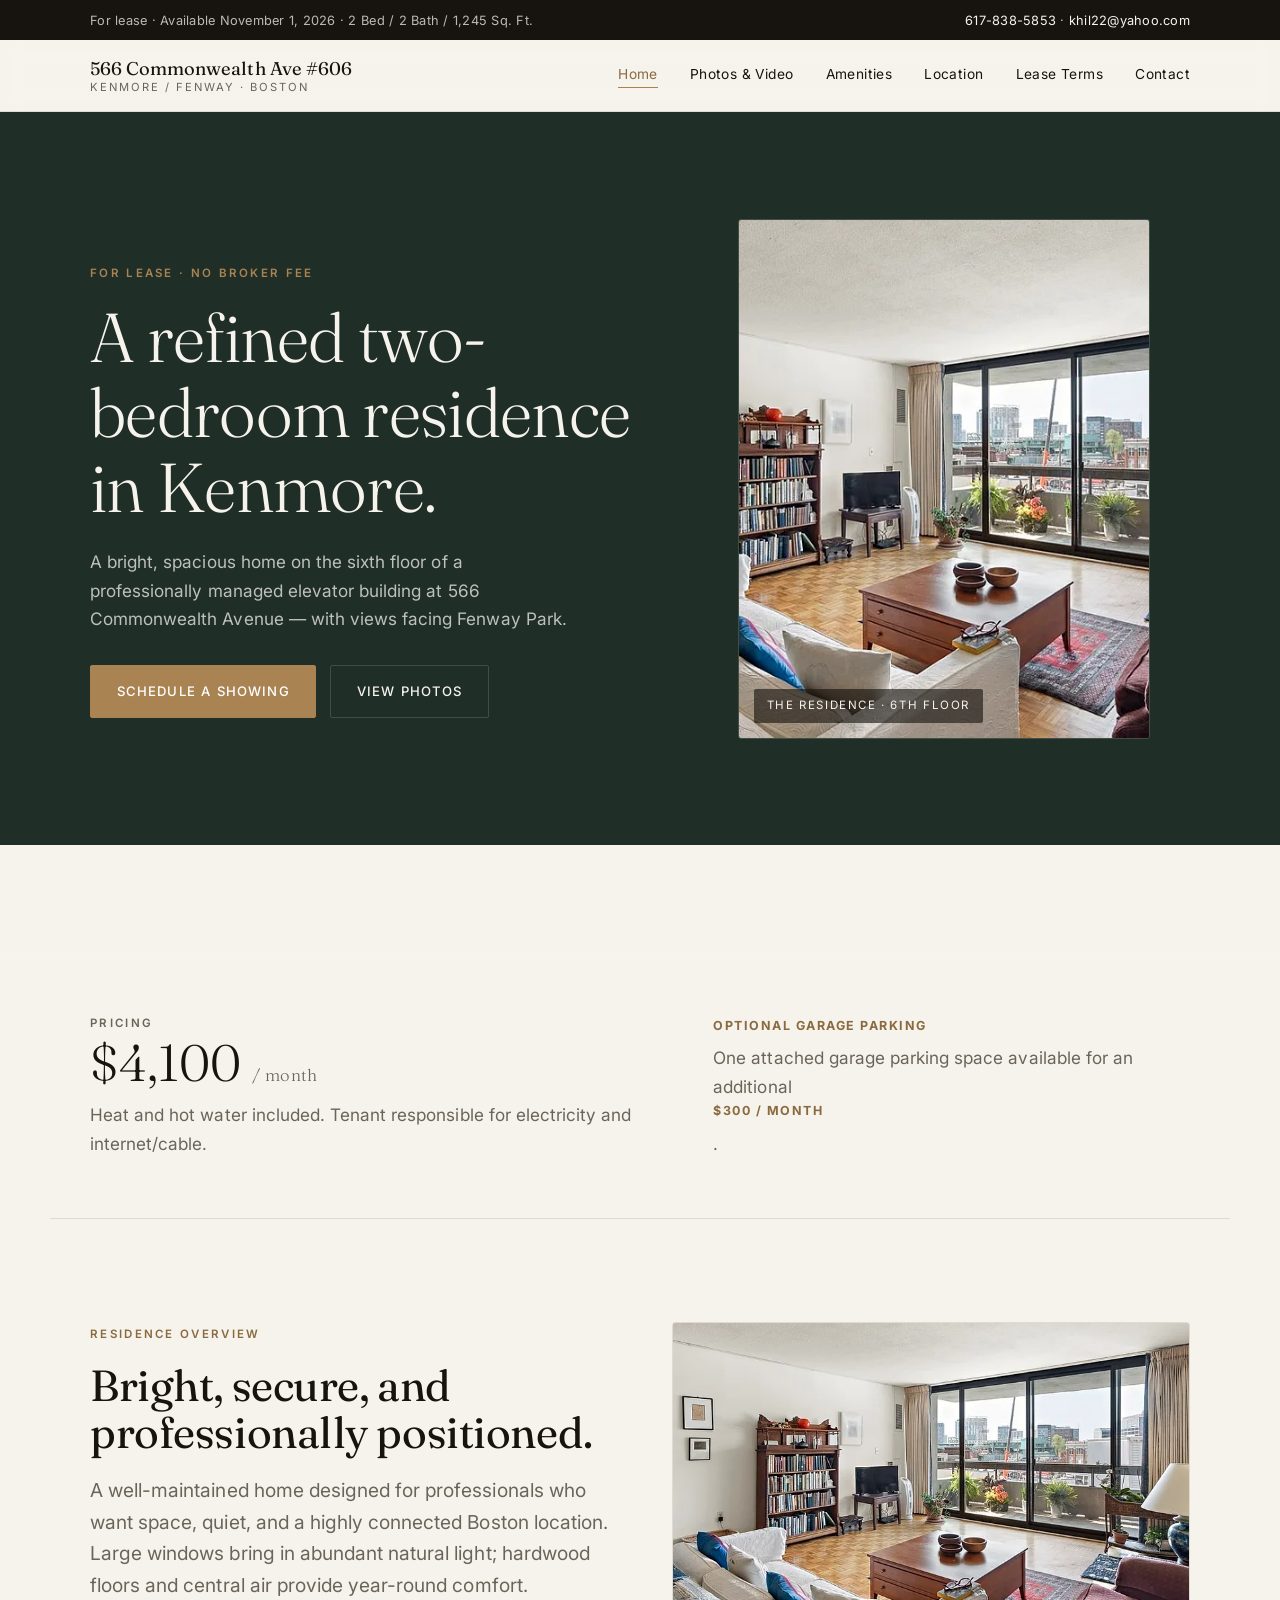
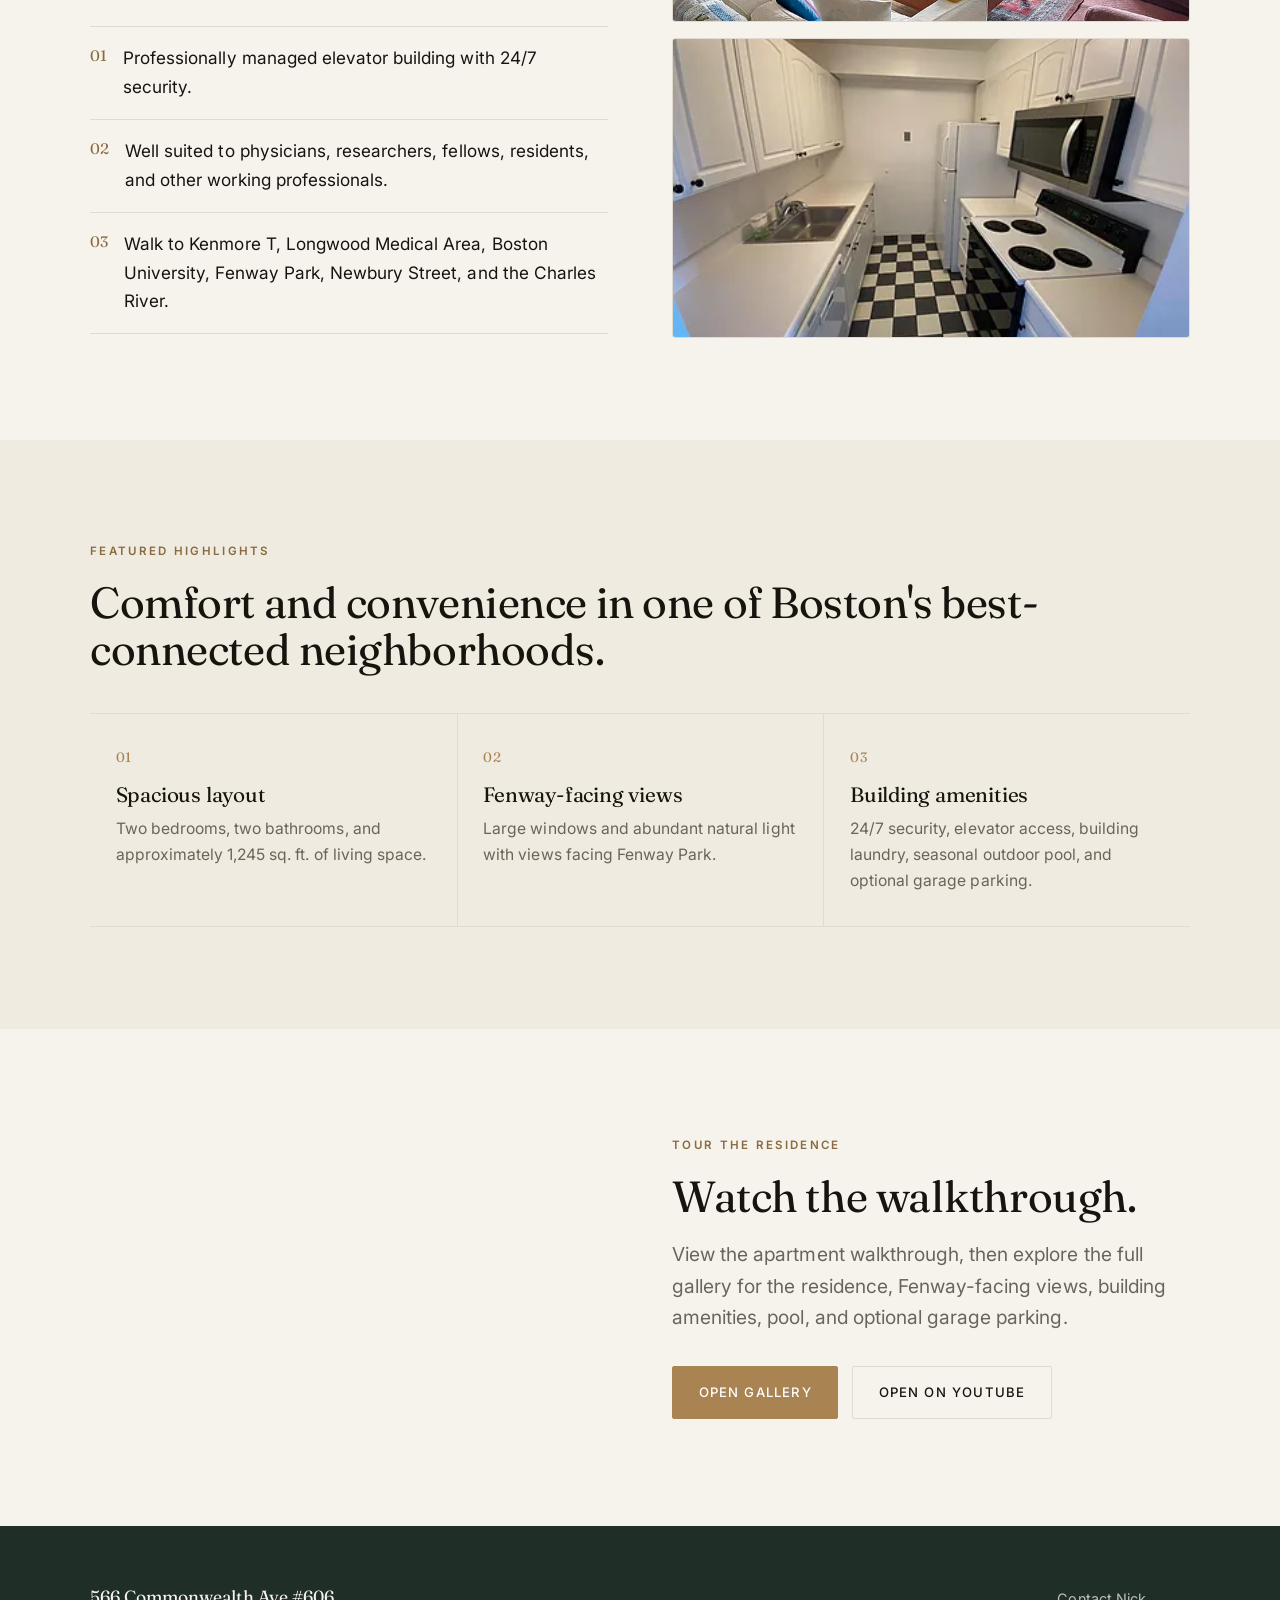
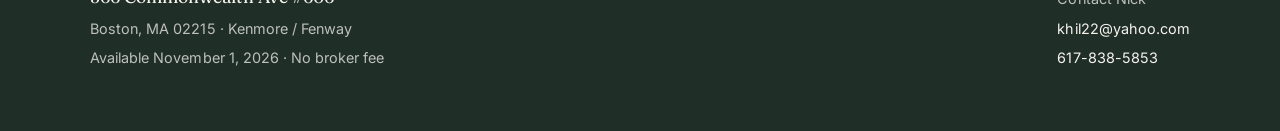
<file: index.html>
<!doctype html>
<html lang="en">
<head>
  <meta charset="utf-8">
  <meta name="viewport" content="width=device-width, initial-scale=1">
  <title>566 Commonwealth Ave #606 | Boston Apartment for Rent</title>
  <meta name="description" content="A refined 2 bed, 2 bath residence for lease at 566 Commonwealth Ave #606 in Boston's Kenmore/Fenway neighborhood. Available November 1, 2026.">
  <link rel="preconnect" href="https://fonts.googleapis.com">
  <link rel="preconnect" href="https://fonts.gstatic.com" crossorigin>
  <link href="https://fonts.googleapis.com/css2?family=Fraunces:opsz,wght@9..144,300;9..144,400;9..144,500&family=Inter:wght@400;500;600&display=swap" rel="stylesheet">
  <link rel="stylesheet" href="styles.css">
</head>
<body>
  <div class="topbar"><div class="container"><span>For lease &middot; Available November 1, 2026 &middot; 2 Bed / 2 Bath / 1,245 Sq. Ft.</span><span><a href="tel:+16178385853">617-838-5853</a> &middot; <a href="mailto:khil22@yahoo.com">khil22@yahoo.com</a></span></div></div>

  <header class="site-header">
    <nav class="nav container">
      <a class="brand" href="index.html"><span>566 Commonwealth Ave #606</span><span>Kenmore / Fenway &middot; Boston</span></a>
      <button class="menu-button" aria-expanded="false" aria-controls="nav-links">Menu</button>
      <div class="nav-links" id="nav-links">
        <a href="index.html" class="active">Home</a>
        <a href="photos.html">Photos &amp; Video</a>
        <a href="amenities.html">Amenities</a>
        <a href="location.html">Location</a>
        <a href="lease.html">Lease Terms</a>
        <a href="contact.html">Contact</a>
      </div>
    </nav>
  </header>

  <main>
    <section class="hero">
      <div class="container">
        <div class="col-text">
          <p class="eyebrow rise">For lease &middot; No broker fee</p>
          <h1 class="rise d1">A refined two-bedroom residence in Kenmore.</h1>
          <p class="rise d2">A bright, spacious home on the sixth floor of a professionally managed elevator building at 566 Commonwealth Avenue &mdash; with views facing Fenway Park.</p>
          <div class="hero-actions rise d3">
            <a class="button primary" href="contact.html">Schedule a Showing</a>
            <a class="button secondary" href="photos.html">View Photos</a>
          </div>
        </div>
        <figure class="hero-figure rise d2">
          <img src="images/living-room-1.webp" alt="Bright living room with hardwood floors and natural light">
          <figcaption>The residence &middot; 6th floor</figcaption>
        </figure>
      </div>
    </section>

    <section class="stats">
      <div class="container">
        <div class="stat"><strong>2</strong><span>Bedrooms</span></div>
        <div class="stat"><strong>2</strong><span>Bathrooms</span></div>
        <div class="stat"><strong>1,245</strong><span>Approx. sq. ft.</span></div>
        <div class="stat"><strong>6th</strong><span>Floor residence</span></div>
      </div>
    </section>

    <section class="price">
      <div class="container">
        <div>
          <p class="eyebrow">Pricing</p>
          <div class="price-main">$4,100 <small>/ month</small></div>
          <p>Heat and hot water included. Tenant responsible for electricity and internet/cable.</p>
        </div>
        <div class="aside">
          <strong>Optional garage parking</strong>
          <p>One attached garage parking space available for an additional <strong>$300 / month</strong>.</p>
        </div>
      </div>
    </section>

    <section class="section">
      <div class="container split">
        <div class="col-text">
          <p class="eyebrow">Residence overview</p>
          <h2 class="section-title">Bright, secure, and professionally positioned.</h2>
          <p class="lead">A well-maintained home designed for professionals who want space, quiet, and a highly connected Boston location. Large windows bring in abundant natural light; hardwood floors and central air provide year-round comfort.</p>
          <div class="rule-list">
            <div><span class="mk">01</span><span>Professionally managed elevator building with 24/7 security.</span></div>
            <div><span class="mk">02</span><span>Well suited to physicians, researchers, fellows, residents, and other working professionals.</span></div>
            <div><span class="mk">03</span><span>Walk to Kenmore T, Longwood Medical Area, Boston University, Fenway Park, Newbury Street, and the Charles River.</span></div>
          </div>
        </div>
        <div class="image-stack">
          <img src="images/living-room-1.webp" alt="Living room with hardwood floors">
          <img src="images/kitchen.webp" alt="Apartment kitchen">
        </div>
      </div>
    </section>

    <section class="section tint">
      <div class="container">
        <p class="eyebrow">Featured highlights</p>
        <h2 class="section-title">Comfort and convenience in one of Boston's best-connected neighborhoods.</h2>
        <div class="feature-grid">
          <div class="feature-card">
            <div class="feature-index">01</div>
            <h3>Spacious layout</h3>
            <p>Two bedrooms, two bathrooms, and approximately 1,245 sq. ft. of living space.</p>
          </div>
          <div class="feature-card">
            <div class="feature-index">02</div>
            <h3>Fenway-facing views</h3>
            <p>Large windows and abundant natural light with views facing Fenway Park.</p>
          </div>
          <div class="feature-card">
            <div class="feature-index">03</div>
            <h3>Building amenities</h3>
            <p>24/7 security, elevator access, building laundry, seasonal outdoor pool, and optional garage parking.</p>
          </div>
        </div>
      </div>
    </section>

    <section class="section">
      <div class="container split reverse">
        <div class="col-text">
          <p class="eyebrow">Tour the residence</p>
          <h2 class="section-title">Watch the walkthrough.</h2>
          <p class="lead">View the apartment walkthrough, then explore the full gallery for the residence, Fenway-facing views, building amenities, pool, and optional garage parking.</p>
          <div class="hero-actions">
            <a class="button primary" href="photos.html">Open Gallery</a>
            <a class="button ghost" href="https://youtu.be/1xtYra_62C8" target="_blank" rel="noopener">Open on YouTube</a>
          </div>
        </div>
        <div class="video-embed">
          <iframe src="https://www.youtube.com/embed/1xtYra_62C8" title="566 Commonwealth Ave #606 walkthrough video" allow="accelerometer; autoplay; clipboard-write; encrypted-media; gyroscope; picture-in-picture; web-share" allowfullscreen></iframe>
        </div>
      </div>
    </section>
  </main>

  <footer class="footer">
    <div class="container">
      <div>
        <strong>566 Commonwealth Ave #606</strong>
        <p>Boston, MA 02215 &middot; Kenmore / Fenway</p>
        <p>Available November 1, 2026 &middot; No broker fee</p>
      </div>
      <div>
        <p>Contact Nick</p>
        <p><a href="mailto:khil22@yahoo.com">khil22@yahoo.com</a></p>
        <p><a href="tel:+16178385853">617-838-5853</a></p>
      </div>
    </div>
  </footer>

  <script src="script.js"></script>
</body>
</html>
</file>
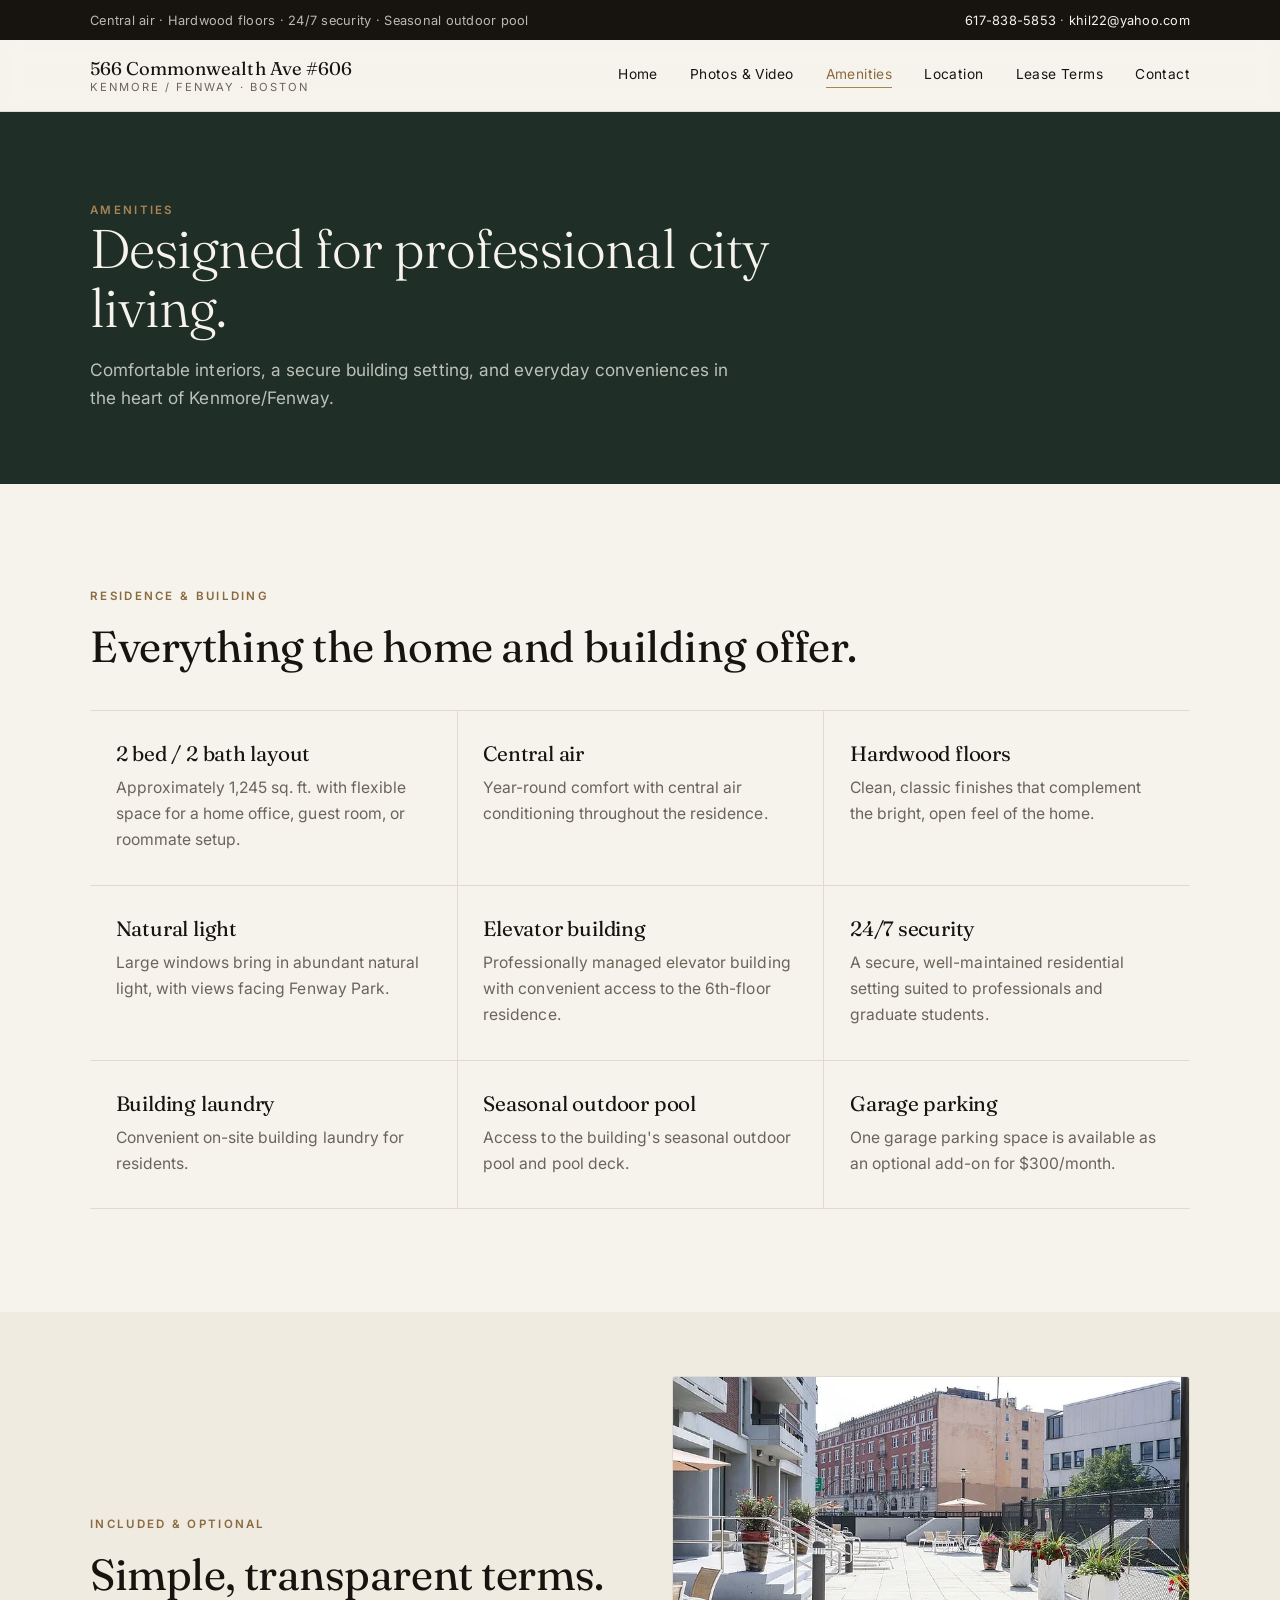
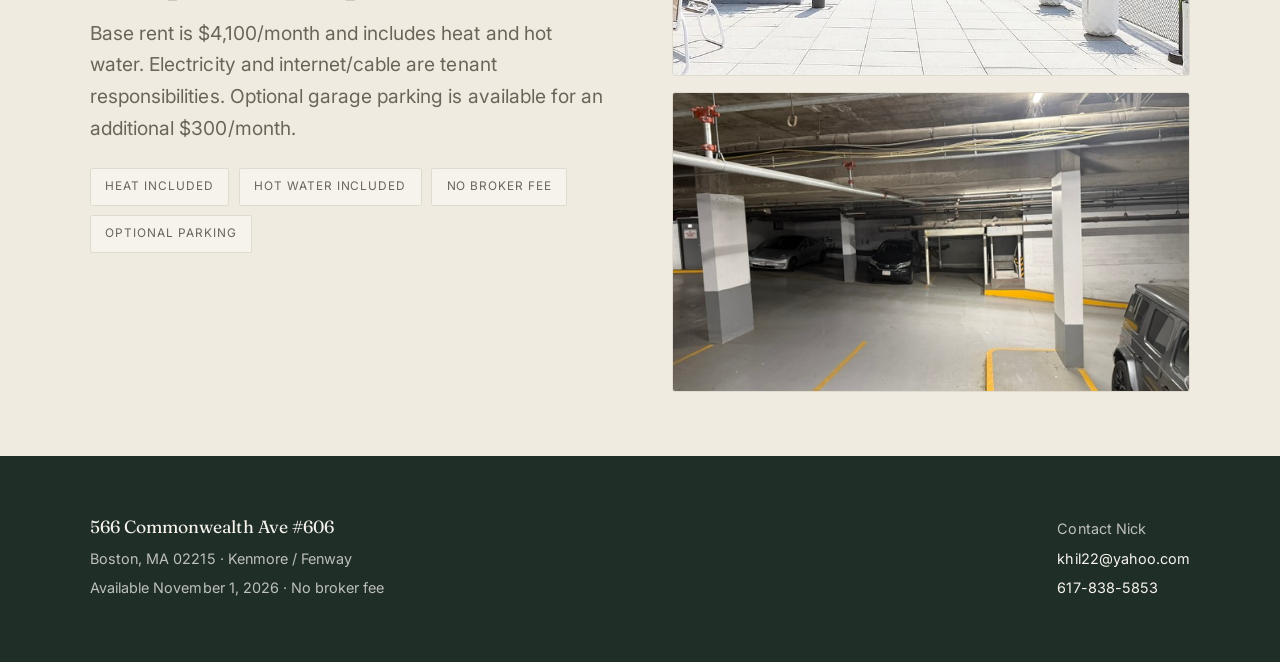
<file: amenities.html>
<!doctype html>
<html lang="en">
<head>
  <meta charset="utf-8">
  <meta name="viewport" content="width=device-width, initial-scale=1">
  <title>Amenities | 566 Commonwealth Ave #606</title>
  <meta name="description" content="Amenities and apartment features for 566 Commonwealth Ave #606 in Boston: central air, hardwood floors, 24/7 security, elevator, laundry, seasonal pool, and optional garage parking.">
  <link rel="preconnect" href="https://fonts.googleapis.com">
  <link rel="preconnect" href="https://fonts.gstatic.com" crossorigin>
  <link href="https://fonts.googleapis.com/css2?family=Fraunces:opsz,wght@9..144,100;9..144,400;9..144,500&family=Inter:wght@400;500;600&display=swap" rel="stylesheet">
  <link rel="stylesheet" href="styles.css">
</head>
<body>
  <div class="topbar"><div class="container"><span>Central air &middot; Hardwood floors &middot; 24/7 security &middot; Seasonal outdoor pool</span><span><a href="tel:+16178385853">617-838-5853</a> &middot; <a href="mailto:khil22@yahoo.com">khil22@yahoo.com</a></span></div></div>

  <header class="site-header">
    <nav class="nav container">
      <a class="brand" href="index.html"><span>566 Commonwealth Ave #606</span><span>Kenmore / Fenway &middot; Boston</span></a>
      <button class="menu-button" aria-expanded="false" aria-controls="nav-links">Menu</button>
      <div class="nav-links" id="nav-links">
        <a href="index.html">Home</a>
        <a href="photos.html">Photos &amp; Video</a>
        <a href="amenities.html" class="active">Amenities</a>
        <a href="location.html">Location</a>
        <a href="lease.html">Lease Terms</a>
        <a href="contact.html">Contact</a>
      </div>
    </nav>
  </header>

  <main>
    <section class="page-header">
      <div class="container">
        <p class="eyebrow rise">Amenities</p>
        <h1 class="rise d1">Designed for professional city living.</h1>
        <p class="rise d2">Comfortable interiors, a secure building setting, and everyday conveniences in the heart of Kenmore/Fenway.</p>
      </div>
    </section>

    <section class="section">
      <div class="container">
        <p class="eyebrow">Residence &amp; building</p>
        <h2 class="section-title">Everything the home and building offer.</h2>
        <div class="feature-grid">
          <div class="feature-card"><h3>2 bed / 2 bath layout</h3><p>Approximately 1,245 sq. ft. with flexible space for a home office, guest room, or roommate setup.</p></div>
          <div class="feature-card"><h3>Central air</h3><p>Year-round comfort with central air conditioning throughout the residence.</p></div>
          <div class="feature-card"><h3>Hardwood floors</h3><p>Clean, classic finishes that complement the bright, open feel of the home.</p></div>
          <div class="feature-card"><h3>Natural light</h3><p>Large windows bring in abundant natural light, with views facing Fenway Park.</p></div>
          <div class="feature-card"><h3>Elevator building</h3><p>Professionally managed elevator building with convenient access to the 6th-floor residence.</p></div>
          <div class="feature-card"><h3>24/7 security</h3><p>A secure, well-maintained residential setting suited to professionals and graduate students.</p></div>
          <div class="feature-card"><h3>Building laundry</h3><p>Convenient on-site building laundry for residents.</p></div>
          <div class="feature-card"><h3>Seasonal outdoor pool</h3><p>Access to the building's seasonal outdoor pool and pool deck.</p></div>
          <div class="feature-card"><h3>Garage parking</h3><p>One garage parking space is available as an optional add-on for $300/month.</p></div>
        </div>
      </div>
    </section>

    <section class="section tint compact">
      <div class="container split">
        <div class="col-text">
          <p class="eyebrow">Included &amp; optional</p>
          <h2 class="section-title">Simple, transparent terms.</h2>
          <p class="lead">Base rent is $4,100/month and includes heat and hot water. Electricity and internet/cable are tenant responsibilities. Optional garage parking is available for an additional $300/month.</p>
          <div class="pill-row">
            <span class="pill">Heat included</span>
            <span class="pill">Hot water included</span>
            <span class="pill">No broker fee</span>
            <span class="pill">Optional parking</span>
          </div>
        </div>
        <div class="image-stack">
          <img src="images/pool-deck.webp" alt="Seasonal outdoor pool deck">
          <img src="images/garage-parking.jpeg" alt="Garage parking">
        </div>
      </div>
    </section>
  </main>

  <footer class="footer">
    <div class="container">
      <div>
        <strong>566 Commonwealth Ave #606</strong>
        <p>Boston, MA 02215 &middot; Kenmore / Fenway</p>
        <p>Available November 1, 2026 &middot; No broker fee</p>
      </div>
      <div>
        <p>Contact Nick</p>
        <p><a href="mailto:khil22@yahoo.com">khil22@yahoo.com</a></p>
        <p><a href="tel:+16178385853">617-838-5853</a></p>
      </div>
    </div>
  </footer>

  <script src="script.js"></script>
</body>
</html>
</file>
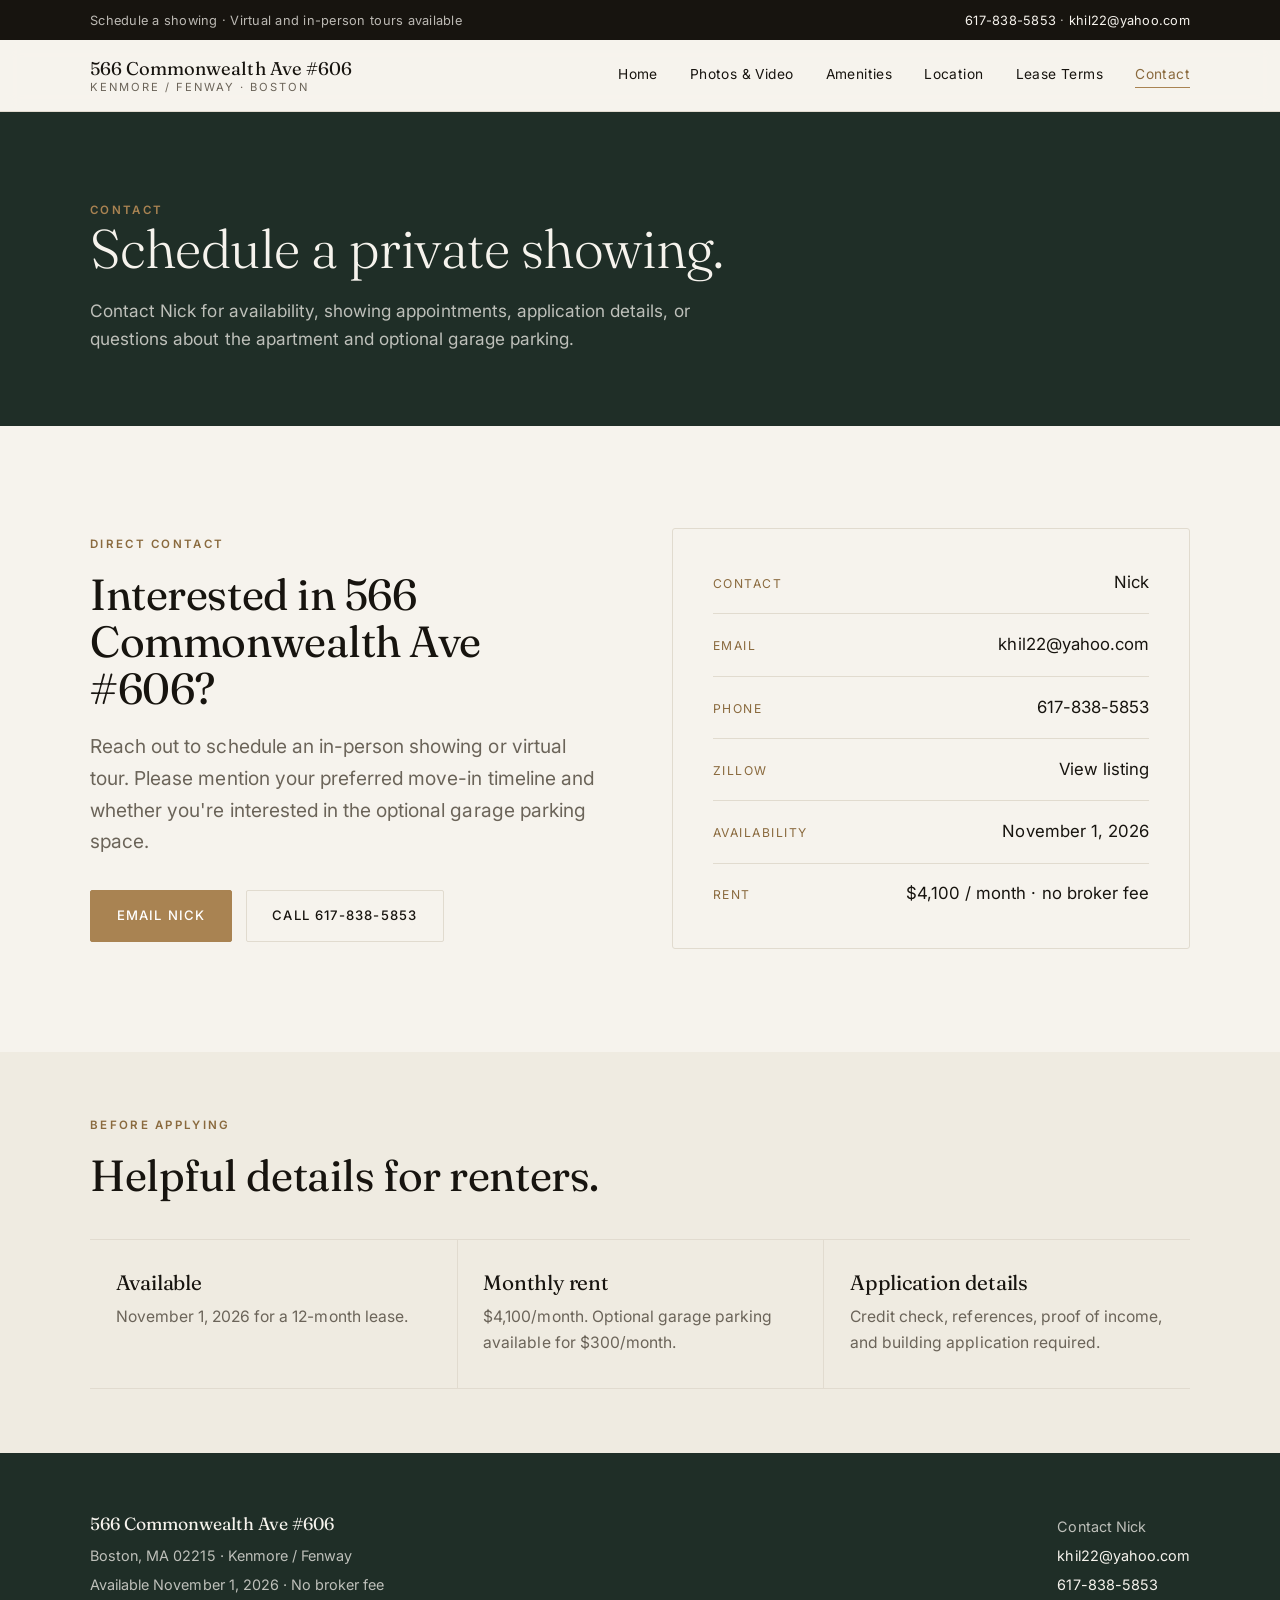
<file: contact.html>
<!doctype html>
<html lang="en">
<head>
  <meta charset="utf-8">
  <meta name="viewport" content="width=device-width, initial-scale=1">
  <title>Contact | 566 Commonwealth Ave #606</title>
  <meta name="description" content="Contact Nick to schedule a showing for 566 Commonwealth Ave #606 in Boston's Kenmore/Fenway neighborhood.">
  <link rel="preconnect" href="https://fonts.googleapis.com">
  <link rel="preconnect" href="https://fonts.gstatic.com" crossorigin>
  <link href="https://fonts.googleapis.com/css2?family=Fraunces:opsz,wght@9..144,300;9..144,400;9..144,500&family=Inter:wght@400;500;600&display=swap" rel="stylesheet">
  <link rel="stylesheet" href="styles.css">
</head>
<body>
  <div class="topbar"><div class="container"><span>Schedule a showing &middot; Virtual and in-person tours available</span><span><a href="tel:+16178385853">617-838-5853</a> &middot; <a href="mailto:khil22@yahoo.com">khil22@yahoo.com</a></span></div></div>

  <header class="site-header">
    <nav class="nav container">
      <a class="brand" href="index.html"><span>566 Commonwealth Ave #606</span><span>Kenmore / Fenway &middot; Boston</span></a>
      <button class="menu-button" aria-expanded="false" aria-controls="nav-links">Menu</button>
      <div class="nav-links" id="nav-links">
        <a href="index.html">Home</a>
        <a href="photos.html">Photos &amp; Video</a>
        <a href="amenities.html">Amenities</a>
        <a href="location.html">Location</a>
        <a href="lease.html">Lease Terms</a>
        <a href="contact.html" class="active">Contact</a>
      </div>
    </nav>
  </header>

  <main>
    <section class="page-header">
      <div class="container">
        <p class="eyebrow rise">Contact</p>
        <h1 class="rise d1">Schedule a private showing.</h1>
        <p class="rise d2">Contact Nick for availability, showing appointments, application details, or questions about the apartment and optional garage parking.</p>
      </div>
    </section>

    <section class="section">
      <div class="container split">
        <div class="col-text">
          <p class="eyebrow">Direct contact</p>
          <h2 class="section-title">Interested in 566 Commonwealth Ave #606?</h2>
          <p class="lead">Reach out to schedule an in-person showing or virtual tour. Please mention your preferred move-in timeline and whether you're interested in the optional garage parking space.</p>
          <div class="hero-actions">
            <a class="button primary" href="mailto:khil22@yahoo.com?subject=Showing%20Request%20for%20566%20Commonwealth%20Ave%20%23606&amp;body=Hi%20Nick%2C%0A%0AI%20am%20interested%20in%20566%20Commonwealth%20Ave%20%23606.%20I%20would%20like%20to%20schedule%20a%20showing.%0A%0APreferred%20tour%20type%3A%20%0APreferred%20dates%2Ftimes%3A%20%0AInterested%20in%20parking%3A%20%0A%0AThank%20you!">Email Nick</a>
            <a class="button ghost" href="tel:+16178385853">Call 617-838-5853</a>
          </div>
        </div>
        <div class="contact-card">
          <div class="line"><span class="k">Contact</span><span class="v">Nick</span></div>
          <div class="line"><span class="k">Email</span><span class="v"><a href="mailto:khil22@yahoo.com">khil22@yahoo.com</a></span></div>
          <div class="line"><span class="k">Phone</span><span class="v"><a href="tel:+16178385853">617-838-5853</a></span></div>
          <div class="line"><span class="k">Zillow</span><span class="v"><a href="https://www.zillow.com/homedetails/566-Commonwealth-Ave-606-Boston-MA-02215/2077763507_zpid/?view=public" target="_blank" rel="noopener">View listing</a></span></div>
          <div class="line"><span class="k">Availability</span><span class="v">November 1, 2026</span></div>
          <div class="line"><span class="k">Rent</span><span class="v">$4,100 / month &middot; no broker fee</span></div>
        </div>
      </div>
    </section>

    <section class="section tint compact">
      <div class="container">
        <p class="eyebrow">Before applying</p>
        <h2 class="section-title">Helpful details for renters.</h2>
        <div class="feature-grid">
          <div class="feature-card"><h3>Available</h3><p>November 1, 2026 for a 12-month lease.</p></div>
          <div class="feature-card"><h3>Monthly rent</h3><p>$4,100/month. Optional garage parking available for $300/month.</p></div>
          <div class="feature-card"><h3>Application details</h3><p>Credit check, references, proof of income, and building application required.</p></div>
        </div>
      </div>
    </section>
  </main>

  <footer class="footer">
    <div class="container">
      <div>
        <strong>566 Commonwealth Ave #606</strong>
        <p>Boston, MA 02215 &middot; Kenmore / Fenway</p>
        <p>Available November 1, 2026 &middot; No broker fee</p>
      </div>
      <div>
        <p>Contact Nick</p>
        <p><a href="mailto:khil22@yahoo.com">khil22@yahoo.com</a></p>
        <p><a href="tel:+16178385853">617-838-5853</a></p>
      </div>
    </div>
  </footer>

  <script src="script.js"></script>
</body>
</html>
</file>
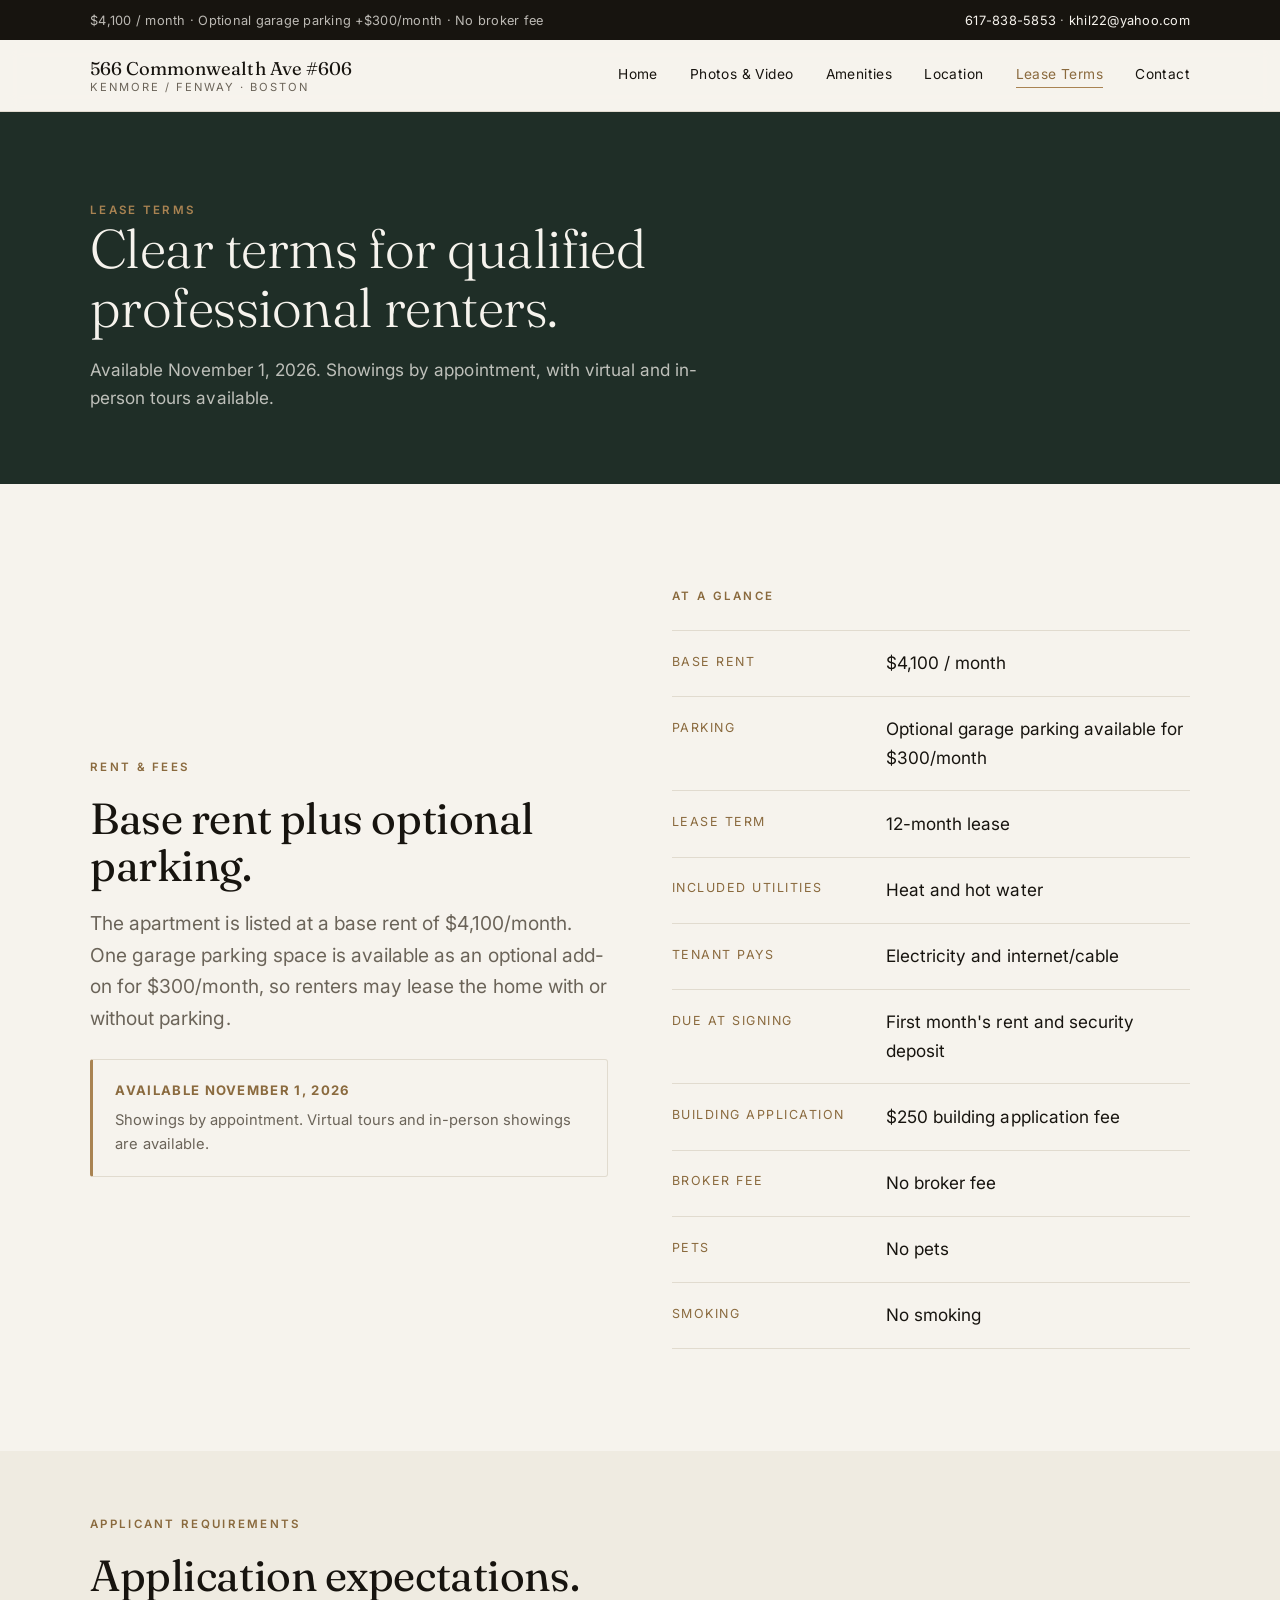
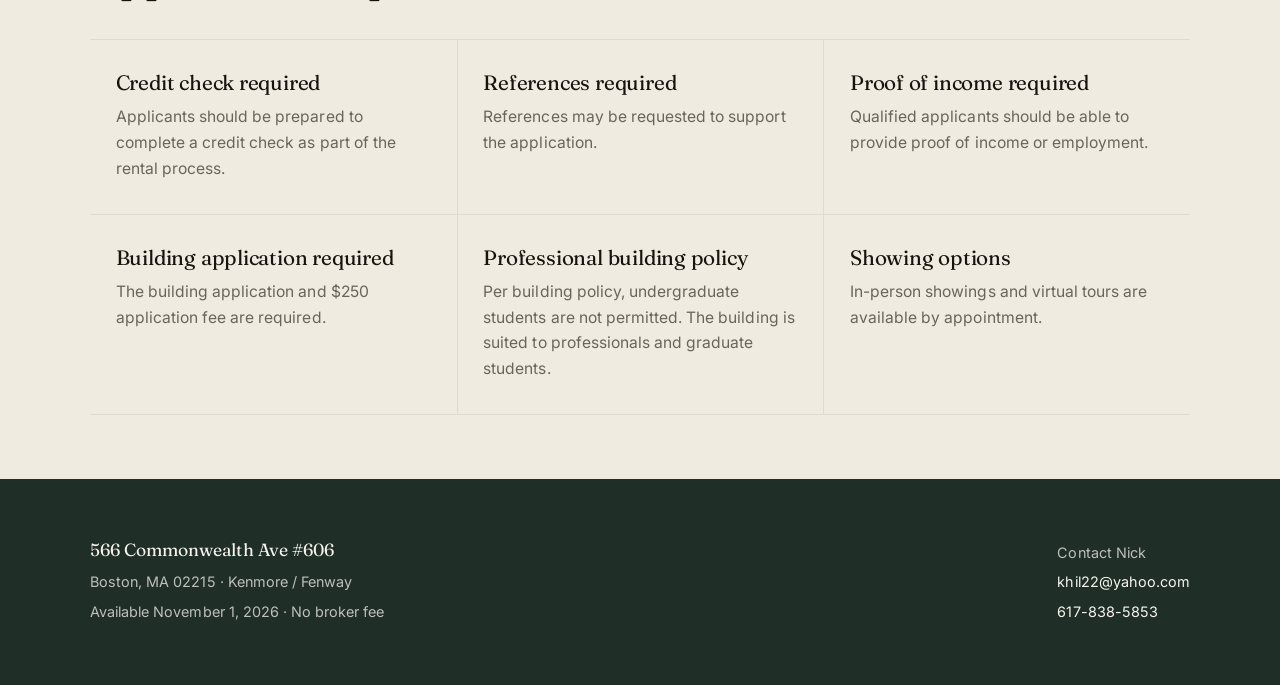
<file: lease.html>
<!doctype html>
<html lang="en">
<head>
  <meta charset="utf-8">
  <meta name="viewport" content="width=device-width, initial-scale=1">
  <title>Lease Terms | 566 Commonwealth Ave #606</title>
  <meta name="description" content="Lease terms, rent, parking, fees, and building policy for 566 Commonwealth Ave #606. Available November 1, 2026.">
  <link rel="preconnect" href="https://fonts.googleapis.com">
  <link rel="preconnect" href="https://fonts.gstatic.com" crossorigin>
  <link href="https://fonts.googleapis.com/css2?family=Fraunces:opsz,wght@9..144,300;9..144,400;9..144,500&family=Inter:wght@400;500;600&display=swap" rel="stylesheet">
  <link rel="stylesheet" href="styles.css">
</head>
<body>
  <div class="topbar"><div class="container"><span>$4,100 / month &middot; Optional garage parking +$300/month &middot; No broker fee</span><span><a href="tel:+16178385853">617-838-5853</a> &middot; <a href="mailto:khil22@yahoo.com">khil22@yahoo.com</a></span></div></div>

  <header class="site-header">
    <nav class="nav container">
      <a class="brand" href="index.html"><span>566 Commonwealth Ave #606</span><span>Kenmore / Fenway &middot; Boston</span></a>
      <button class="menu-button" aria-expanded="false" aria-controls="nav-links">Menu</button>
      <div class="nav-links" id="nav-links">
        <a href="index.html">Home</a>
        <a href="photos.html">Photos &amp; Video</a>
        <a href="amenities.html">Amenities</a>
        <a href="location.html">Location</a>
        <a href="lease.html" class="active">Lease Terms</a>
        <a href="contact.html">Contact</a>
      </div>
    </nav>
  </header>

  <main>
    <section class="page-header">
      <div class="container">
        <p class="eyebrow rise">Lease terms</p>
        <h1 class="rise d1">Clear terms for qualified professional renters.</h1>
        <p class="rise d2">Available November 1, 2026. Showings by appointment, with virtual and in-person tours available.</p>
      </div>
    </section>

    <section class="section">
      <div class="container split">
        <div class="col-text">
          <p class="eyebrow">Rent &amp; fees</p>
          <h2 class="section-title">Base rent plus optional parking.</h2>
          <p class="lead">The apartment is listed at a base rent of $4,100/month. One garage parking space is available as an optional add-on for $300/month, so renters may lease the home with or without parking.</p>
          <div class="notice">
            <strong>Available November 1, 2026</strong>
            <p class="small">Showings by appointment. Virtual tours and in-person showings are available.</p>
          </div>
        </div>
        <div class="col-text">
          <p class="eyebrow">At a glance</p>
          <div class="spec-list">
            <div class="row"><div class="term">Base rent</div><div class="val">$4,100 / month</div></div>
            <div class="row"><div class="term">Parking</div><div class="val">Optional garage parking available for $300/month</div></div>
            <div class="row"><div class="term">Lease term</div><div class="val">12-month lease</div></div>
            <div class="row"><div class="term">Included utilities</div><div class="val">Heat and hot water</div></div>
            <div class="row"><div class="term">Tenant pays</div><div class="val">Electricity and internet/cable</div></div>
            <div class="row"><div class="term">Due at signing</div><div class="val">First month's rent and security deposit</div></div>
            <div class="row"><div class="term">Building application</div><div class="val">$250 building application fee</div></div>
            <div class="row"><div class="term">Broker fee</div><div class="val">No broker fee</div></div>
            <div class="row"><div class="term">Pets</div><div class="val">No pets</div></div>
            <div class="row"><div class="term">Smoking</div><div class="val">No smoking</div></div>
          </div>
        </div>
      </div>
    </section>

    <section class="section tint compact">
      <div class="container">
        <p class="eyebrow">Applicant requirements</p>
        <h2 class="section-title">Application expectations.</h2>
        <div class="feature-grid">
          <div class="feature-card"><h3>Credit check required</h3><p>Applicants should be prepared to complete a credit check as part of the rental process.</p></div>
          <div class="feature-card"><h3>References required</h3><p>References may be requested to support the application.</p></div>
          <div class="feature-card"><h3>Proof of income required</h3><p>Qualified applicants should be able to provide proof of income or employment.</p></div>
          <div class="feature-card"><h3>Building application required</h3><p>The building application and $250 application fee are required.</p></div>
          <div class="feature-card"><h3>Professional building policy</h3><p>Per building policy, undergraduate students are not permitted. The building is suited to professionals and graduate students.</p></div>
          <div class="feature-card"><h3>Showing options</h3><p>In-person showings and virtual tours are available by appointment.</p></div>
        </div>
      </div>
    </section>
  </main>

  <footer class="footer">
    <div class="container">
      <div>
        <strong>566 Commonwealth Ave #606</strong>
        <p>Boston, MA 02215 &middot; Kenmore / Fenway</p>
        <p>Available November 1, 2026 &middot; No broker fee</p>
      </div>
      <div>
        <p>Contact Nick</p>
        <p><a href="mailto:khil22@yahoo.com">khil22@yahoo.com</a></p>
        <p><a href="tel:+16178385853">617-838-5853</a></p>
      </div>
    </div>
  </footer>

  <script src="script.js"></script>
</body>
</html>
</file>
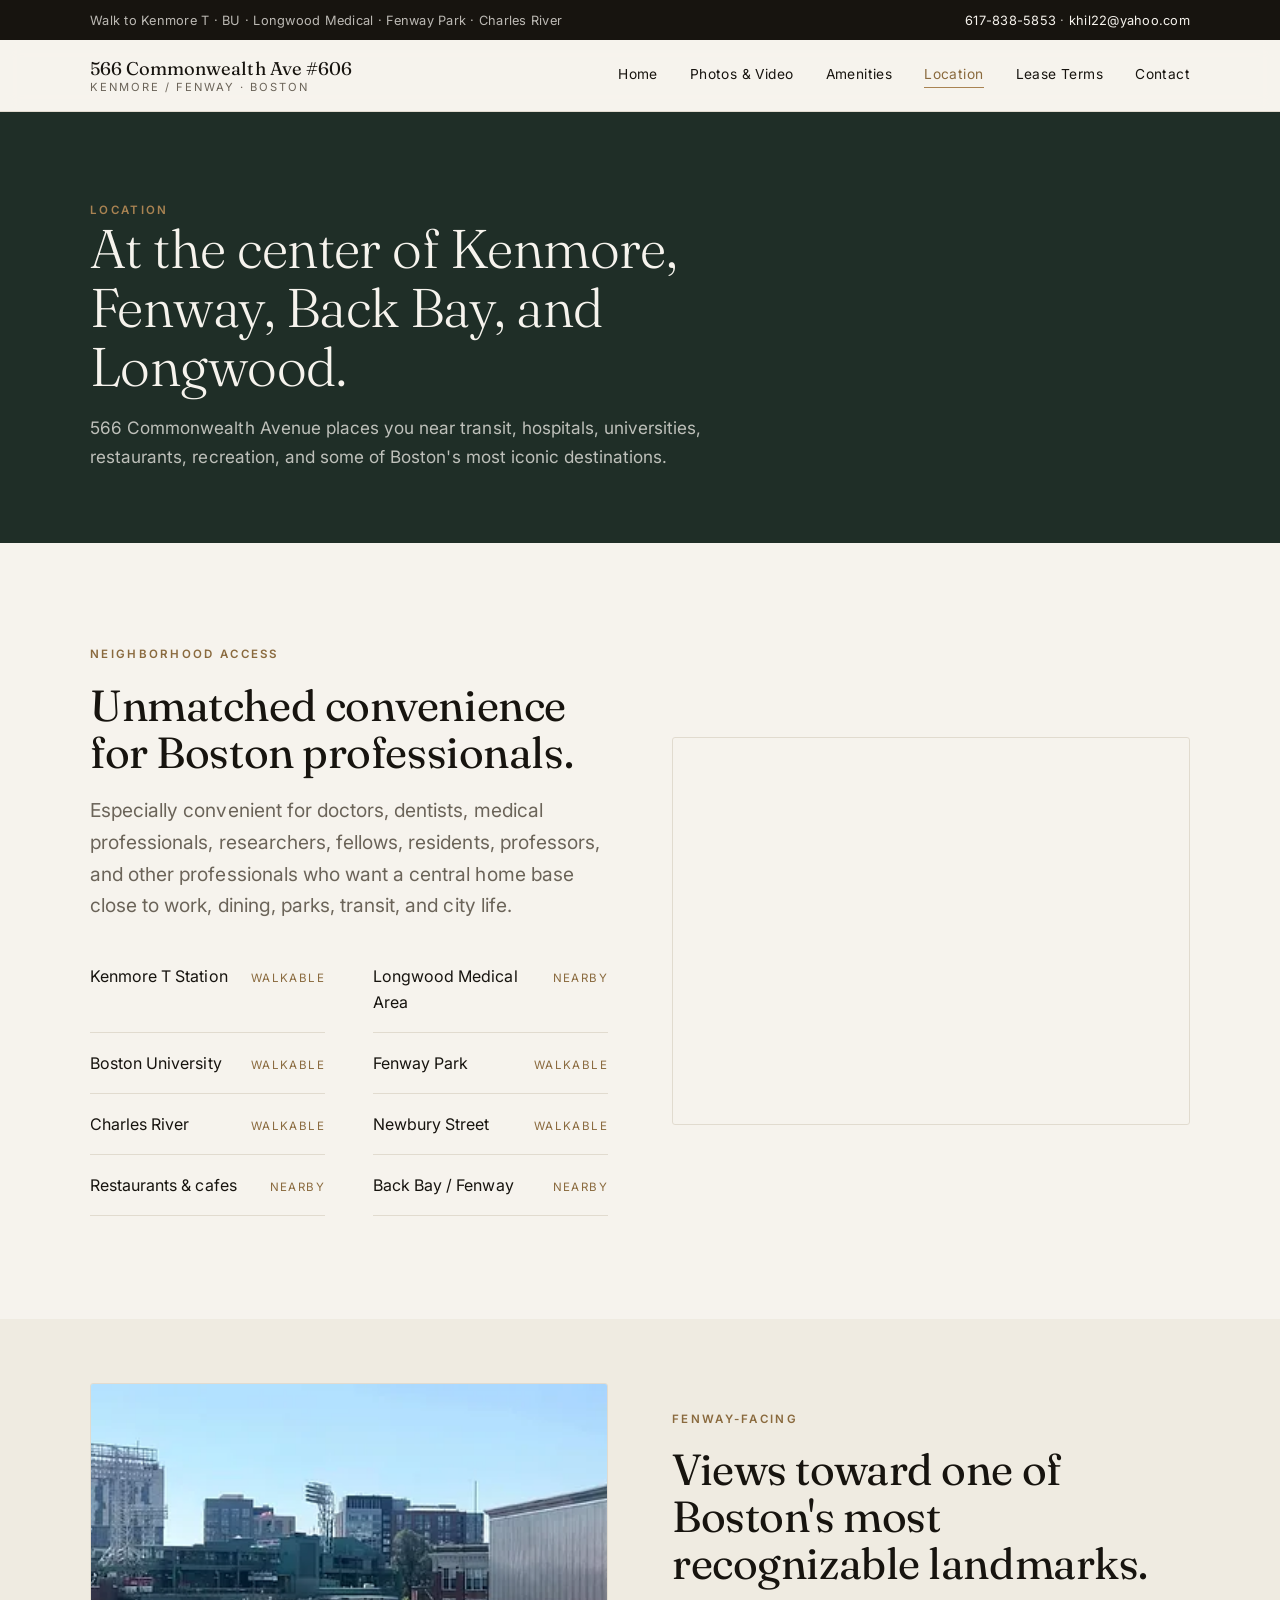
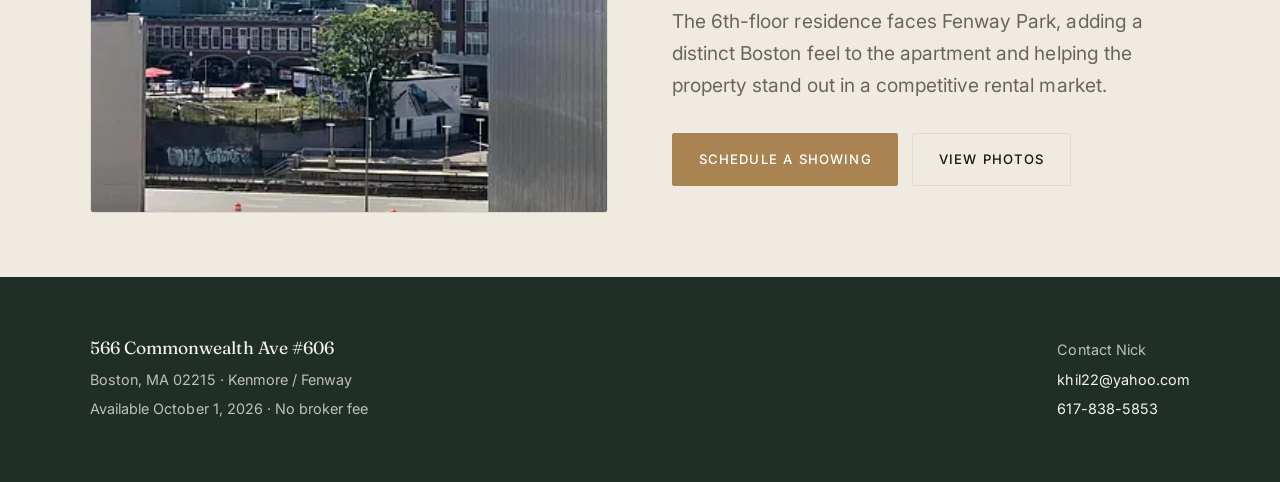
<file: location.html>
<!doctype html>
<html lang="en">
<head>
  <meta charset="utf-8">
  <meta name="viewport" content="width=device-width, initial-scale=1">
  <title>Location | 566 Commonwealth Ave #606</title>
  <meta name="description" content="Location details for 566 Commonwealth Ave #606 near Kenmore, Fenway, Longwood Medical Area, Boston University, Newbury Street, and the Charles River.">
  <link rel="preconnect" href="https://fonts.googleapis.com">
  <link rel="preconnect" href="https://fonts.gstatic.com" crossorigin>
  <link href="https://fonts.googleapis.com/css2?family=Fraunces:opsz,wght@9..144,300;9..144,400;9..144,500&family=Inter:wght@400;500;600&display=swap" rel="stylesheet">
  <link rel="stylesheet" href="styles.css">
</head>
<body>
  <div class="topbar"><div class="container"><span>Walk to Kenmore T &middot; BU &middot; Longwood Medical &middot; Fenway Park &middot; Charles River</span><span><a href="tel:+16178385853">617-838-5853</a> &middot; <a href="mailto:khil22@yahoo.com">khil22@yahoo.com</a></span></div></div>

  <header class="site-header">
    <nav class="nav container">
      <a class="brand" href="index.html"><span>566 Commonwealth Ave #606</span><span>Kenmore / Fenway &middot; Boston</span></a>
      <button class="menu-button" aria-expanded="false" aria-controls="nav-links">Menu</button>
      <div class="nav-links" id="nav-links">
        <a href="index.html">Home</a>
        <a href="photos.html">Photos &amp; Video</a>
        <a href="amenities.html">Amenities</a>
        <a href="location.html" class="active">Location</a>
        <a href="lease.html">Lease Terms</a>
        <a href="contact.html">Contact</a>
      </div>
    </nav>
  </header>

  <main>
    <section class="page-header">
      <div class="container">
        <p class="eyebrow rise">Location</p>
        <h1 class="rise d1">At the center of Kenmore, Fenway, Back Bay, and Longwood.</h1>
        <p class="rise d2">566 Commonwealth Avenue places you near transit, hospitals, universities, restaurants, recreation, and some of Boston's most iconic destinations.</p>
      </div>
    </section>

    <section class="section">
      <div class="container split">
        <div class="col-text">
          <p class="eyebrow">Neighborhood access</p>
          <h2 class="section-title">Unmatched convenience for Boston professionals.</h2>
          <p class="lead">Especially convenient for doctors, dentists, medical professionals, researchers, fellows, residents, professors, and other professionals who want a central home base close to work, dining, parks, transit, and city life.</p>
          <div class="nearby-grid">
            <div class="nearby"><span class="n">Kenmore T Station</span><span class="p">Walkable</span></div>
            <div class="nearby"><span class="n">Longwood Medical Area</span><span class="p">Nearby</span></div>
            <div class="nearby"><span class="n">Boston University</span><span class="p">Walkable</span></div>
            <div class="nearby"><span class="n">Fenway Park</span><span class="p">Walkable</span></div>
            <div class="nearby"><span class="n">Charles River</span><span class="p">Walkable</span></div>
            <div class="nearby"><span class="n">Newbury Street</span><span class="p">Walkable</span></div>
            <div class="nearby"><span class="n">Restaurants &amp; cafes</span><span class="p">Nearby</span></div>
            <div class="nearby"><span class="n">Back Bay / Fenway</span><span class="p">Nearby</span></div>
          </div>
        </div>
        <div class="map-embed">
          <iframe title="Map showing 566 Commonwealth Ave, Boston" loading="lazy" referrerpolicy="no-referrer-when-downgrade" src="https://www.google.com/maps?q=566%20Commonwealth%20Ave%20%23606%2C%20Boston%2C%20MA%2002215&output=embed"></iframe>
        </div>
      </div>
    </section>

    <section class="section tint compact">
      <div class="container split reverse">
        <div class="col-text">
          <p class="eyebrow">Fenway-facing</p>
          <h2 class="section-title">Views toward one of Boston's most recognizable landmarks.</h2>
          <p class="lead">The 6th-floor residence faces Fenway Park, adding a distinct Boston feel to the apartment and helping the property stand out in a competitive rental market.</p>
          <div class="hero-actions">
            <a class="button primary" href="contact.html">Schedule a Showing</a>
            <a class="button ghost" href="photos.html">View Photos</a>
          </div>
        </div>
        <div class="image-stack">
          <img src="images/fenway-view-2.webp" alt="View facing Fenway Park" style="height:clamp(280px,38vw,430px)">
        </div>
      </div>
    </section>
  </main>

  <footer class="footer">
    <div class="container">
      <div>
        <strong>566 Commonwealth Ave #606</strong>
        <p>Boston, MA 02215 &middot; Kenmore / Fenway</p>
        <p>Available October 1, 2026 &middot; No broker fee</p>
      </div>
      <div>
        <p>Contact Nick</p>
        <p><a href="mailto:khil22@yahoo.com">khil22@yahoo.com</a></p>
        <p><a href="tel:+16178385853">617-838-5853</a></p>
      </div>
    </div>
  </footer>

  <script src="script.js"></script>
</body>
</html>
</file>
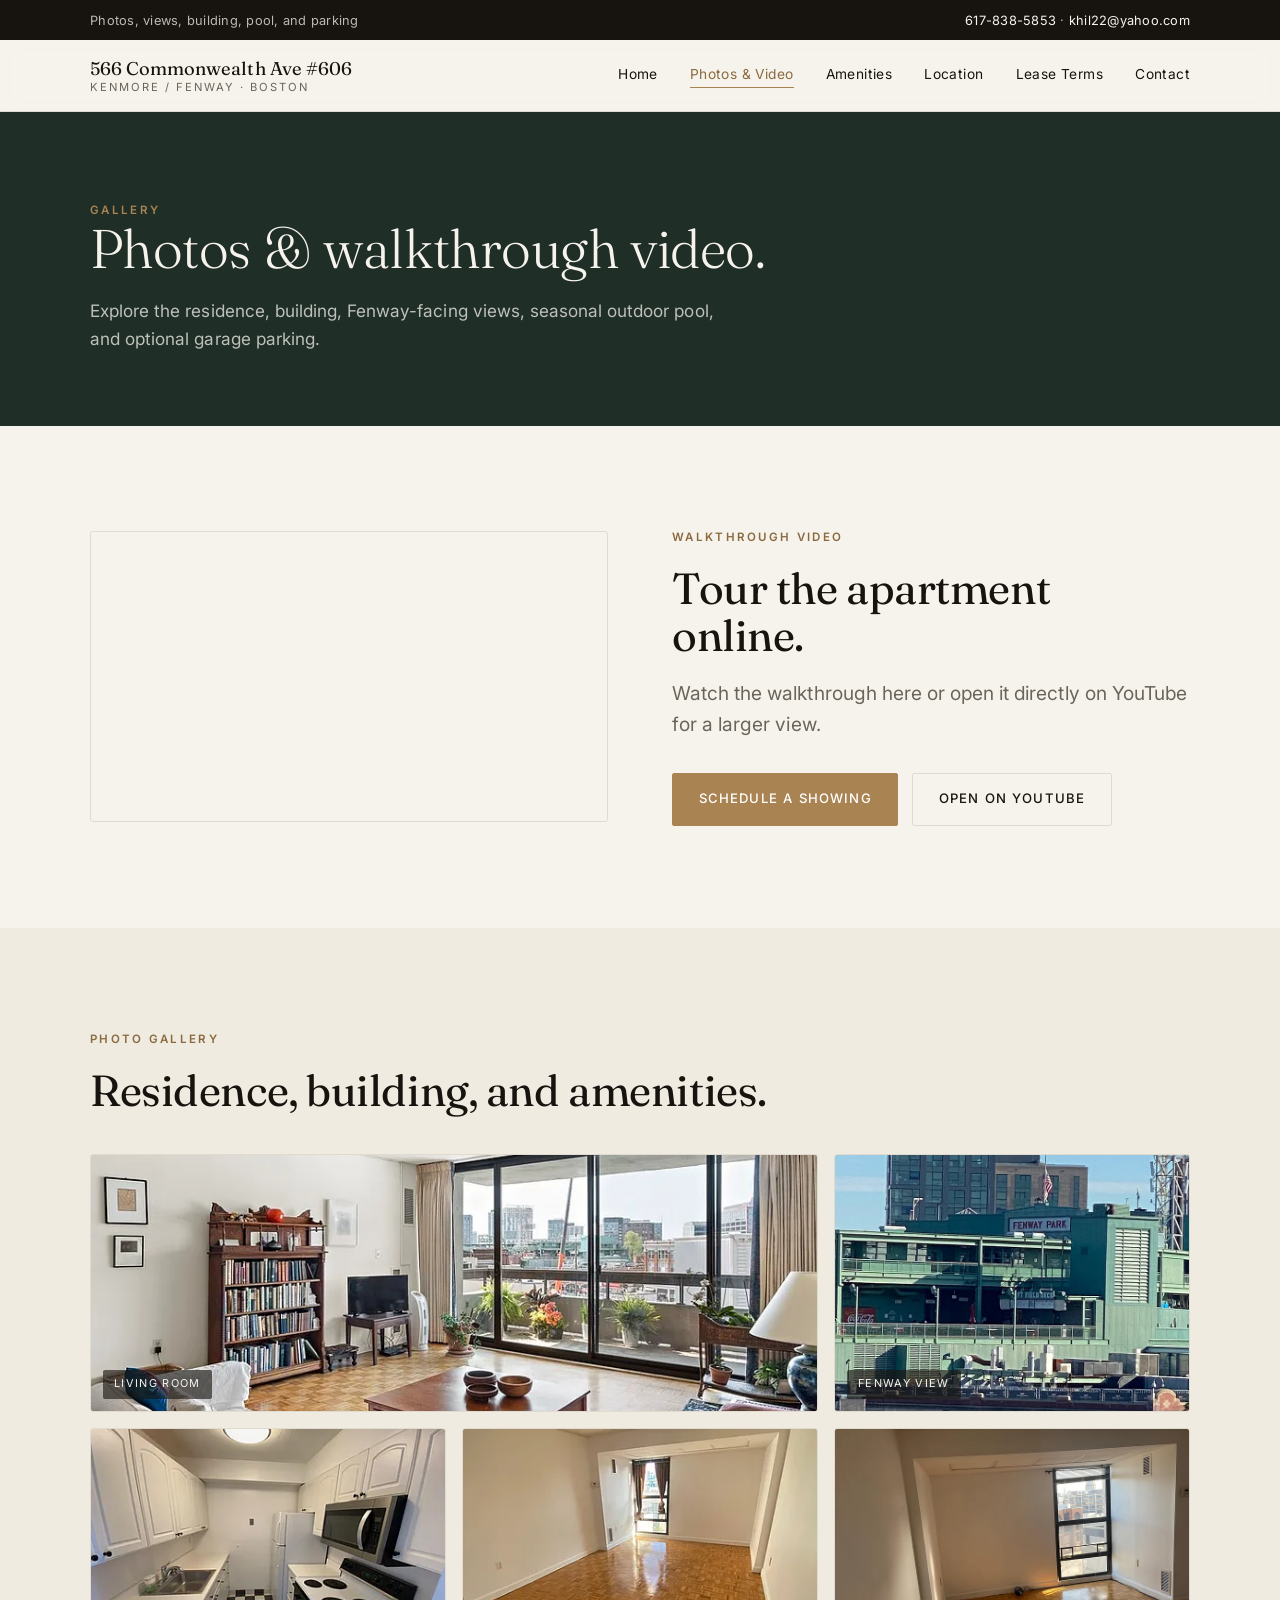
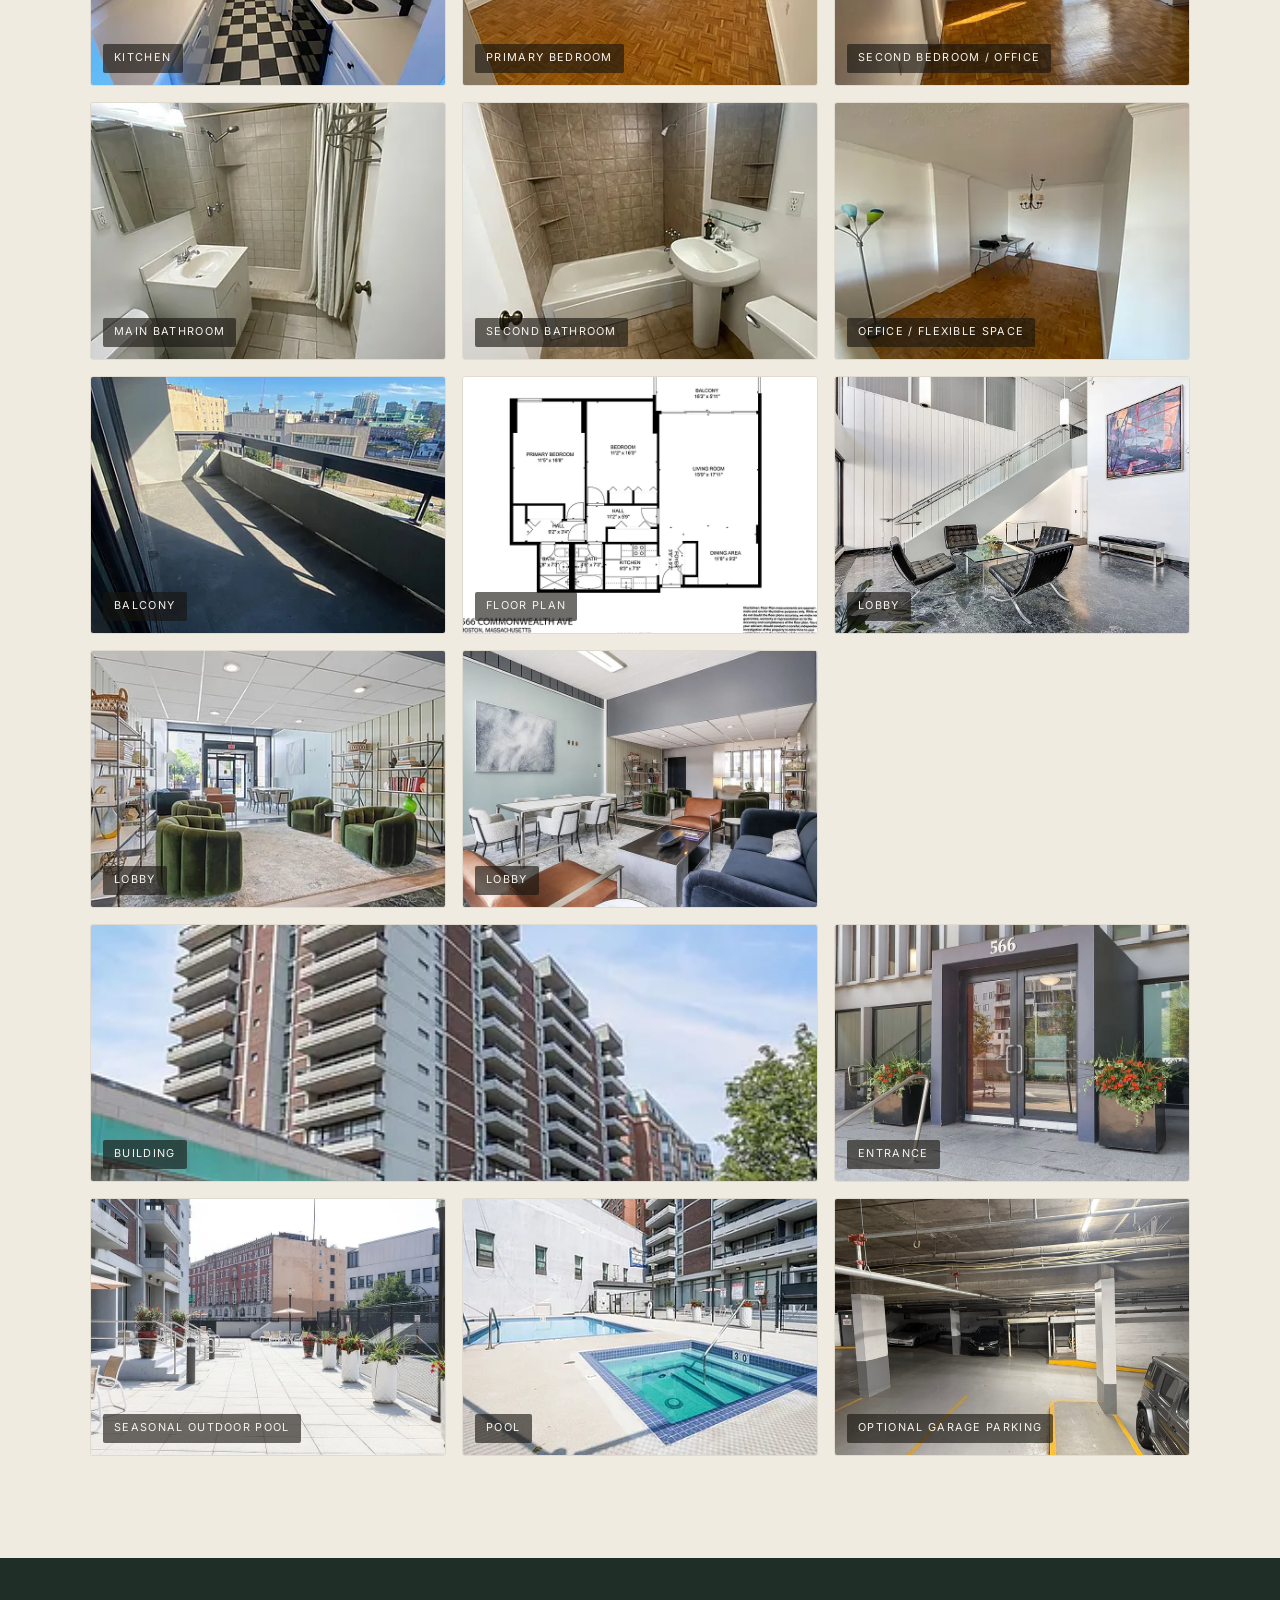
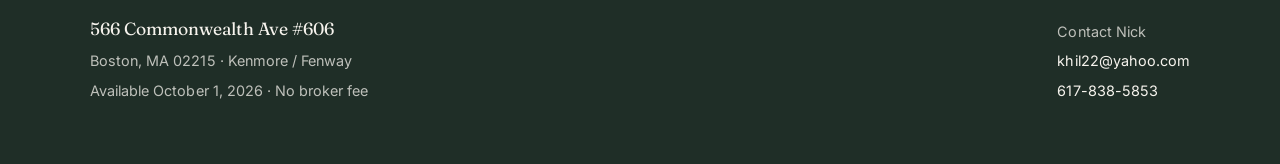
<file: photos.html>
<!doctype html>
<html lang="en">
<head>
  <meta charset="utf-8">
  <meta name="viewport" content="width=device-width, initial-scale=1">
  <title>Photos &amp; Video | 566 Commonwealth Ave #606</title>
  <meta name="description" content="Photo gallery and walkthrough video for 566 Commonwealth Ave #606 in Boston's Kenmore/Fenway neighborhood.">
  <link rel="preconnect" href="https://fonts.googleapis.com">
  <link rel="preconnect" href="https://fonts.gstatic.com" crossorigin>
  <link href="https://fonts.googleapis.com/css2?family=Fraunces:opsz,wght@9..144,300;9..144,400;9..144,500&family=Inter:wght@400;500;600&display=swap" rel="stylesheet">
  <link rel="stylesheet" href="styles.css">
</head>
<body>
  <div class="topbar"><div class="container"><span>Photos, views, building, pool, and parking</span><span><a href="tel:+16178385853">617-838-5853</a> &middot; <a href="mailto:khil22@yahoo.com">khil22@yahoo.com</a></span></div></div>

  <header class="site-header">
    <nav class="nav container">
      <a class="brand" href="index.html"><span>566 Commonwealth Ave #606</span><span>Kenmore / Fenway &middot; Boston</span></a>
      <button class="menu-button" aria-expanded="false" aria-controls="nav-links">Menu</button>
      <div class="nav-links" id="nav-links">
        <a href="index.html">Home</a>
        <a href="photos.html" class="active">Photos &amp; Video</a>
        <a href="amenities.html">Amenities</a>
        <a href="location.html">Location</a>
        <a href="lease.html">Lease Terms</a>
        <a href="contact.html">Contact</a>
      </div>
    </nav>
  </header>

  <main>
    <section class="page-header">
      <div class="container">
        <p class="eyebrow rise">Gallery</p>
        <h1 class="rise d1">Photos &amp; walkthrough video.</h1>
        <p class="rise d2">Explore the residence, building, Fenway-facing views, seasonal outdoor pool, and optional garage parking.</p>
      </div>
    </section>

    <section class="section">
      <div class="container split reverse">
        <div class="col-text">
          <p class="eyebrow">Walkthrough video</p>
          <h2 class="section-title">Tour the apartment online.</h2>
          <p class="lead">Watch the walkthrough here or open it directly on YouTube for a larger view.</p>
          <div class="hero-actions">
            <a class="button primary" href="contact.html">Schedule a Showing</a>
            <a class="button ghost" href="https://youtu.be/1xtYra_62C8" target="_blank" rel="noopener">Open on YouTube</a>
          </div>
        </div>
        <div class="video-embed">
          <iframe src="https://www.youtube.com/embed/1xtYra_62C8" title="566 Commonwealth Ave #606 walkthrough video" allow="accelerometer; autoplay; clipboard-write; encrypted-media; gyroscope; picture-in-picture; web-share" allowfullscreen></iframe>
        </div>
      </div>
    </section>

    <section class="section tint">
      <div class="container">
        <p class="eyebrow">Photo gallery</p>
        <h2 class="section-title">Residence, building, and amenities.</h2>
        <div class="gallery">
          <a class="g-item wide" data-lightbox href="images/living-room-1.webp"><img src="images/living-room-1.webp" alt="Living room"><span class="g-cap">Living Room</span></a>
          <a class="g-item" data-lightbox href="images/fenway-view-1.webp"><img src="images/fenway-view-1.webp" alt="Fenway view"><span class="g-cap">Fenway View</span></a>
          <a class="g-item" data-lightbox href="images/kitchen.webp"><img src="images/kitchen.webp" alt="Kitchen"><span class="g-cap">Kitchen</span></a>
          <a class="g-item" data-lightbox href="images/primary-bedroom.webp"><img src="images/primary-bedroom.webp" alt="Primary bedroom"><span class="g-cap">Primary Bedroom</span></a>
          <a class="g-item" data-lightbox href="images/second-bedroom.webp"><img src="images/second-bedroom.webp" alt="Second bedroom"><span class="g-cap">Second Bedroom / Office</span></a>
          <a class="g-item" data-lightbox href="images/main-bathroom.webp"><img src="images/main-bathroom.webp" alt="Main bathroom"><span class="g-cap">Main Bathroom</span></a>
          <a class="g-item" data-lightbox href="images/second-bathroom.webp"><img src="images/second-bathroom.webp" alt="Second bathroom"><span class="g-cap">Second Bathroom</span></a>
          <a class="g-item" data-lightbox href="images/office.webp"><img src="images/office.webp" alt="Office area"><span class="g-cap">Office / Flexible Space</span></a>
          <a class="g-item" data-lightbox href="images/balcony.webp"><img src="images/balcony.webp" alt="Balcony"><span class="g-cap">Balcony</span></a>
          <a class="g-item" data-lightbox href="images/floor-plan.webp"><img src="images/floor-plan.webp" alt="Floor plan"><span class="g-cap">Floor Plan</span></a>
          <a class="g-item" data-lightbox href="images/lobby-1.webp"><img src="images/lobby-1.webp" alt="Lobby"><span class="g-cap">Lobby</span></a>
          <a class="g-item" data-lightbox href="images/lobby-2.webp"><img src="images/lobby-2.webp" alt="Lobby seating"><span class="g-cap">Lobby</span></a>
          <a class="g-item" data-lightbox href="images/lobby-3.webp"><img src="images/lobby-3.webp" alt="Lobby entrance"><span class="g-cap">Lobby</span></a>
          <a class="g-item wide" data-lightbox href="images/building.webp"><img src="images/building.webp" alt="Building exterior"><span class="g-cap">Building</span></a>
          <a class="g-item" data-lightbox href="images/building-entrance-2.webp"><img src="images/building-entrance-2.webp" alt="Building entrance"><span class="g-cap">Entrance</span></a>
          <a class="g-item" data-lightbox href="images/pool-deck.webp"><img src="images/pool-deck.webp" alt="Pool deck"><span class="g-cap">Seasonal Outdoor Pool</span></a>
          <a class="g-item" data-lightbox href="images/pool-1.webp"><img src="images/pool-1.webp" alt="Pool"><span class="g-cap">Pool</span></a>
          <a class="g-item" data-lightbox href="images/garage-parking.jpeg"><img src="images/garage-parking.jpeg" alt="Garage parking"><span class="g-cap">Optional Garage Parking</span></a>
        </div>
      </div>
    </section>
  </main>

  <div class="lightbox"><button aria-label="Close">Close</button><img alt="Expanded gallery image"></div>

  <footer class="footer">
    <div class="container">
      <div>
        <strong>566 Commonwealth Ave #606</strong>
        <p>Boston, MA 02215 &middot; Kenmore / Fenway</p>
        <p>Available October 1, 2026 &middot; No broker fee</p>
      </div>
      <div>
        <p>Contact Nick</p>
        <p><a href="mailto:khil22@yahoo.com">khil22@yahoo.com</a></p>
        <p><a href="tel:+16178385853">617-838-5853</a></p>
      </div>
    </div>
  </footer>

  <script src="script.js"></script>
</body>
</html>
</file>
<file: styles.css>
:root{
  --ink:#17140F;
  --paper:#F6F3ED;
  --paper-2:#EFEBE1;
  --pine:#1F2E27;
  --pine-2:#2A3B33;
  --brass:#A98352;
  --brass-deep:#8A6A3E;
  --line:#E1DBCF;
  --line-dark:rgba(246,243,237,.16);
  --muted:#6B6459;
  --paper-muted:rgba(246,243,237,.74);
  --display:'Fraunces',Georgia,'Times New Roman',serif;
  --body:'Inter',system-ui,-apple-system,Segoe UI,Roboto,sans-serif;
  --wrap:1180px;
  --pad:clamp(1.25rem,4vw,2.5rem);
}
*{box-sizing:border-box}
html{scroll-behavior:smooth}
body{
  margin:0;background:var(--paper);color:var(--ink);
  font-family:var(--body);font-size:clamp(1rem,.55vw + .9rem,1.075rem);
  line-height:1.65;-webkit-font-smoothing:antialiased;letter-spacing:.002em;
}
img{max-width:100%;display:block}
a{color:inherit}
.container{max-width:var(--wrap);margin:0 auto;padding-inline:var(--pad)}

.eyebrow{font-size:.72rem;font-weight:600;text-transform:uppercase;letter-spacing:.2em;color:var(--brass-deep);margin:0 0 1.1rem}
h1,h2,h3{font-family:var(--display);font-weight:300;line-height:1.08;letter-spacing:-.01em;margin:0}
h2.section-title{font-size:clamp(1.9rem,3.4vw,2.9rem);font-weight:400;margin:.2rem 0 1.2rem}
h3{font-weight:400}
p{margin:0 0 1rem}
.lead{font-size:clamp(1.05rem,.6vw + .95rem,1.2rem);color:var(--muted)}
.small{font-size:.92rem;color:var(--muted)}

/* ---- top utility bar ---- */
.topbar{background:var(--ink);color:var(--paper-muted);font-size:.8rem;letter-spacing:.02em}
.topbar .container{display:flex;justify-content:space-between;gap:1rem;flex-wrap:wrap;padding-block:.6rem}
.topbar a{color:var(--paper);text-decoration:none}
.topbar a:hover{color:var(--brass)}

/* ---- header / nav ---- */
.site-header{position:sticky;top:0;z-index:50;background:rgba(246,243,237,.88);backdrop-filter:saturate(140%) blur(10px);border-bottom:1px solid var(--line)}
.nav{display:flex;align-items:center;justify-content:space-between;gap:1rem;padding-block:1.05rem}
.brand{display:flex;flex-direction:column;text-decoration:none;line-height:1.25}
.brand span:first-child{font-family:var(--display);font-size:1.15rem}
.brand span:last-child{font-size:.7rem;text-transform:uppercase;letter-spacing:.18em;color:var(--muted)}
.nav-links{display:flex;gap:2rem;align-items:center}
.nav-links a{text-decoration:none;font-size:.86rem;letter-spacing:.03em;color:var(--ink);padding-bottom:2px;border-bottom:1px solid transparent;transition:border-color .2s,color .2s}
.nav-links a:hover,.nav-links a.active{border-color:var(--brass);color:var(--brass-deep)}
.menu-button{display:none;background:none;border:1px solid var(--line);border-radius:2px;padding:.5rem .85rem;font-family:var(--body);font-size:.8rem;letter-spacing:.08em;text-transform:uppercase;cursor:pointer;color:var(--ink)}

/* ---- buttons ---- */
.button{display:inline-flex;align-items:center;justify-content:center;text-decoration:none;font-size:.82rem;letter-spacing:.09em;text-transform:uppercase;font-weight:500;padding:.9rem 1.6rem;border-radius:2px;border:1px solid transparent;transition:transform .2s,background .2s,color .2s,border-color .2s}
.button:hover{transform:translateY(-1px)}
.button.primary{background:var(--brass);color:#fff;border-color:var(--brass)}
.button.primary:hover{background:var(--brass-deep);border-color:var(--brass-deep)}
.button.secondary{background:transparent;color:var(--paper);border-color:var(--line-dark)}
.button.secondary:hover{border-color:var(--paper);background:rgba(246,243,237,.08)}
.button.ghost{background:transparent;color:var(--ink);border-color:var(--line)}
.button.ghost:hover{border-color:var(--brass);color:var(--brass-deep)}

/* ---- home hero (calm pine field — no busy background photo) ---- */
.hero{background:var(--pine);color:var(--paper)}
.hero .container{display:grid;grid-template-columns:1.05fr .95fr;gap:clamp(2rem,5vw,4.5rem);align-items:center;padding-block:clamp(3.5rem,7vw,6rem)}
.hero .eyebrow{color:var(--brass)}
.hero h1{font-size:clamp(2.5rem,5.4vw,4.4rem);color:var(--paper)}
.hero p{color:var(--paper-muted);max-width:44ch;margin-top:1.5rem}
.hero-actions{display:flex;gap:.85rem;flex-wrap:wrap;margin-top:2rem}
.hero-figure{position:relative}
.hero-figure img{width:100%;height:clamp(320px,42vw,520px);object-fit:cover;border-radius:3px;border:1px solid var(--line-dark)}
.hero-figure figcaption{position:absolute;left:1rem;bottom:1rem;background:rgba(23,20,15,.62);color:var(--paper);font-size:.72rem;letter-spacing:.14em;text-transform:uppercase;padding:.45rem .8rem;border-radius:2px}

/* ---- compact page header for sub-pages ---- */
.page-header{background:var(--pine);color:var(--paper)}
.page-header .container{padding-block:clamp(2.75rem,6vw,4.5rem)}
.page-header .eyebrow{color:var(--brass)}
.page-header h1{font-size:clamp(2.1rem,4.4vw,3.4rem);color:var(--paper);max-width:22ch}
.page-header p{color:var(--paper-muted);max-width:58ch;margin-top:1.1rem;margin-bottom:0}

/* ---- stat row ---- */
.stats{border-top:1px solid var(--line-dark);border-bottom:1px solid var(--line-dark)}
.stats .container{display:grid;grid-template-columns:repeat(4,1fr);padding:0}
.stat{padding:1.6rem var(--pad);text-align:left;border-left:1px solid var(--line-dark)}
.stat:first-child{border-left:none}
.stat strong{display:block;font-family:var(--display);font-weight:300;font-size:1.85rem;color:var(--paper);line-height:1}
.stat span{display:block;margin-top:.4rem;font-size:.72rem;letter-spacing:.14em;text-transform:uppercase;color:var(--paper-muted)}

/* ---- price band ---- */
.price{background:var(--paper)}
.price .container{display:grid;grid-template-columns:1.2fr 1fr;gap:clamp(1.5rem,4vw,3.5rem);align-items:end;padding-block:clamp(2.5rem,5vw,3.75rem);border-bottom:1px solid var(--line)}
.price-main{font-family:var(--display);font-weight:300;font-size:clamp(2.4rem,4vw,3.4rem);line-height:1;margin:.3rem 0 .8rem}
.price-main small{font-size:1.05rem;color:var(--muted);letter-spacing:.02em}
.price p{color:var(--muted);margin:0}
.price .aside strong{display:block;font-size:.78rem;letter-spacing:.12em;text-transform:uppercase;color:var(--brass-deep);margin-bottom:.5rem}

/* ---- generic section ---- */
.section{padding-block:clamp(4rem,8vw,7rem)}
.section.compact{padding-block:clamp(2.75rem,5vw,4rem)}
.section.tint{background:var(--paper-2)}
.split{display:grid;grid-template-columns:1fr 1fr;gap:clamp(2rem,5vw,4.5rem);align-items:center}
.split.reverse .col-text{order:2}

.rule-list{display:grid;gap:0;margin-top:1.5rem}
.rule-list div{display:grid;grid-template-columns:auto 1fr;gap:1rem;align-items:start;padding:1.1rem 0;border-top:1px solid var(--line)}
.rule-list div:last-child{border-bottom:1px solid var(--line)}
.rule-list .mk{font-family:var(--display);font-size:.95rem;color:var(--brass-deep);line-height:1.6}

.image-stack{display:grid;gap:1rem}
.image-stack img{width:100%;height:clamp(180px,24vw,300px);object-fit:cover;border-radius:3px;border:1px solid var(--line)}

/* ---- features (quiet, hairline cards) ---- */
.feature-grid{display:grid;grid-template-columns:repeat(3,1fr);gap:0;margin-top:2.5rem;border-top:1px solid var(--line)}
.feature-card{padding:2rem clamp(1rem,2vw,2rem);border-left:1px solid var(--line);border-bottom:1px solid var(--line)}
.feature-card:nth-child(3n+1){border-left:none}
.feature-card h3{font-size:1.3rem;margin-bottom:.6rem}
.feature-card p{color:var(--muted);margin:0;font-size:.98rem}
.feature-index{font-family:var(--display);font-size:.85rem;color:var(--brass);letter-spacing:.05em;margin-bottom:1rem}

/* ---- pills ---- */
.pill-row{display:flex;flex-wrap:wrap;gap:.6rem;margin-top:1.5rem}
.pill{border:1px solid var(--line);background:var(--paper);border-radius:2px;padding:.5rem .9rem;font-size:.74rem;letter-spacing:.08em;text-transform:uppercase;color:var(--muted)}

/* ---- notice ---- */
.notice{border:1px solid var(--line);border-left:3px solid var(--brass);background:var(--paper);border-radius:3px;padding:1.25rem 1.4rem;margin-top:1.5rem}
.notice strong{display:block;font-size:.82rem;letter-spacing:.1em;text-transform:uppercase;color:var(--brass-deep);margin-bottom:.4rem}
.notice p{margin:0}

/* ---- spec / definition list ---- */
.spec-list{border-top:1px solid var(--line);margin-top:1.5rem}
.spec-list .row{display:grid;grid-template-columns:minmax(190px,1fr) 2fr;gap:1.5rem;padding:1.15rem 0;border-bottom:1px solid var(--line)}
.spec-list .term{font-size:.78rem;letter-spacing:.12em;text-transform:uppercase;color:var(--brass-deep);padding-top:.15rem}
.spec-list .val{color:var(--ink)}

/* ---- amenity groups ---- */
.amenity-group h3{font-size:1.4rem;margin-bottom:.5rem}
.amenity-items{border-top:1px solid var(--line);margin-top:1rem}
.amenity-items div{display:grid;grid-template-columns:auto 1fr;gap:1rem;padding:.95rem 0;border-bottom:1px solid var(--line)}
.amenity-items .mk{color:var(--brass-deep);font-family:var(--display);line-height:1.5}

/* ---- location nearby grid ---- */
.nearby-grid{display:grid;grid-template-columns:repeat(2,1fr);column-gap:clamp(1.5rem,4vw,3rem);row-gap:0;margin-top:1.5rem}
.nearby{display:flex;justify-content:space-between;align-items:baseline;gap:1rem;padding:1.05rem 0;border-bottom:1px solid var(--line)}
.nearby .n{font-size:1rem}
.nearby .p{font-size:.72rem;letter-spacing:.12em;text-transform:uppercase;color:var(--brass-deep);white-space:nowrap}

/* ---- map ---- */
.map-embed{position:relative;aspect-ratio:16/12;border-radius:3px;overflow:hidden;border:1px solid var(--line)}
.map-embed iframe{position:absolute;inset:0;width:100%;height:100%;border:0}

/* ---- video ---- */
.video-embed{position:relative;aspect-ratio:16/9;border-radius:3px;overflow:hidden;border:1px solid var(--line)}
.video-embed iframe{position:absolute;inset:0;width:100%;height:100%;border:0}

/* ---- gallery + lightbox ---- */
.gallery{display:grid;grid-template-columns:repeat(6,1fr);gap:1rem;margin-top:2.5rem}
.gallery .g-item{position:relative;grid-column:span 2;display:block;overflow:hidden;border-radius:3px;border:1px solid var(--line);cursor:zoom-in;background:var(--paper-2)}
.gallery .g-item.wide{grid-column:span 4}
.gallery .g-item img{width:100%;height:clamp(200px,20vw,280px);object-fit:cover;transition:transform .35s ease}
.gallery .g-item:hover img{transform:scale(1.04)}
.gallery .g-cap{position:absolute;left:.75rem;bottom:.75rem;background:rgba(23,20,15,.62);color:var(--paper);font-size:.68rem;letter-spacing:.12em;text-transform:uppercase;padding:.35rem .7rem;border-radius:2px}
.lightbox{position:fixed;inset:0;background:rgba(23,20,15,.93);display:none;align-items:center;justify-content:center;z-index:100;padding:24px}
.lightbox.open{display:flex}
.lightbox img{max-height:86vh;max-width:92vw;border-radius:3px;border:1px solid var(--line-dark)}
.lightbox button{position:absolute;top:18px;right:20px;border:1px solid var(--line-dark);background:transparent;color:var(--paper);padding:.6rem 1rem;font-family:var(--body);font-size:.78rem;letter-spacing:.08em;text-transform:uppercase;cursor:pointer;border-radius:2px}
.lightbox button:hover{border-color:var(--paper)}

/* ---- contact ---- */
.contact-card{border:1px solid var(--line);border-radius:3px;padding:clamp(1.5rem,4vw,2.5rem);background:var(--paper)}
.contact-card .line{display:flex;justify-content:space-between;gap:1rem;align-items:baseline;padding:1.05rem 0;border-bottom:1px solid var(--line)}
.contact-card .line:first-child{padding-top:0}
.contact-card .line:last-child{border-bottom:none;padding-bottom:0}
.contact-card .k{font-size:.76rem;letter-spacing:.12em;text-transform:uppercase;color:var(--brass-deep)}
.contact-card .v{font-size:1.05rem;text-align:right}
.contact-card a{color:var(--ink);text-decoration:none}
.contact-card a:hover{color:var(--brass-deep)}

/* ---- footer ---- */
.footer{background:var(--pine);color:var(--paper-muted)}
.footer .container{display:flex;justify-content:space-between;gap:2rem;flex-wrap:wrap;padding-block:clamp(2.5rem,5vw,3.5rem)}
.footer strong{color:var(--paper);font-family:var(--display);font-weight:400;font-size:1.1rem}
.footer a{color:var(--paper);text-decoration:none}
.footer a:hover{color:var(--brass)}
.footer p{margin:.35rem 0;font-size:.9rem}

/* ---- entrance motion ---- */
.rise{opacity:0;transform:translateY(14px);animation:rise .8s cubic-bezier(.2,.7,.2,1) forwards}
.rise.d1{animation-delay:.08s}.rise.d2{animation-delay:.16s}.rise.d3{animation-delay:.24s}
@keyframes rise{to{opacity:1;transform:none}}

/* ---- responsive ---- */
@media(max-width:860px){
  .nav-links{display:none;position:absolute;top:100%;left:0;right:0;flex-direction:column;gap:0;background:var(--paper);border-bottom:1px solid var(--line)}
  .nav-links.open{display:flex}
  .nav-links a{padding:1rem var(--pad);border-bottom:1px solid var(--line);border-radius:0}
  .nav-links a.active{border-left:3px solid var(--brass);border-bottom:1px solid var(--line)}
  .menu-button{display:inline-block}
  .hero .container{grid-template-columns:1fr}
  .hero-figure{order:-1}
  .stats .container{grid-template-columns:repeat(2,1fr)}
  .stat:nth-child(3){border-left:none}
  .stat:nth-child(3),.stat:nth-child(4){border-top:1px solid var(--line-dark)}
  .price .container,.split{grid-template-columns:1fr}
  .split.reverse .col-text{order:0}
  .feature-grid{grid-template-columns:1fr}
  .feature-card{border-left:none}
  .feature-card:first-child{border-top:none}
  .nearby-grid{grid-template-columns:1fr}
  .gallery{grid-template-columns:1fr 1fr}
  .gallery .g-item,.gallery .g-item.wide{grid-column:span 2}
  .spec-list .row{grid-template-columns:1fr;gap:.35rem}
  .contact-card .v{text-align:left}
}
@media(max-width:560px){
  .gallery{grid-template-columns:1fr}
  .gallery .g-item,.gallery .g-item.wide{grid-column:auto}
}
@media(prefers-reduced-motion:reduce){
  .rise{animation:none;opacity:1;transform:none}
  html{scroll-behavior:auto}
  .button:hover,.gallery .g-item:hover img{transform:none}
}
</file>
